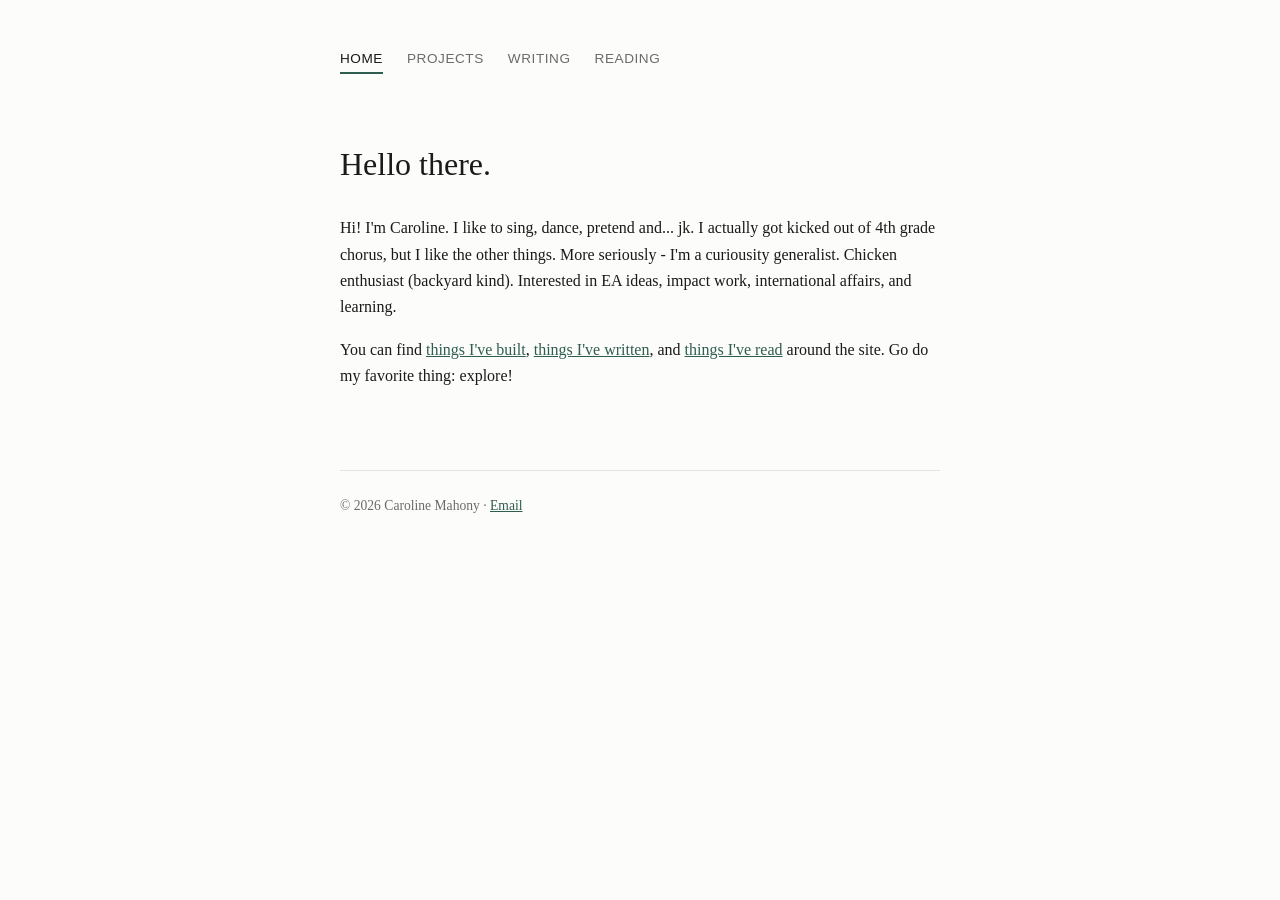
<file: index.html>
<!DOCTYPE html>
<html lang="en">
<head>
  <meta charset="UTF-8">
  <!-- Makes the site scale properly on phones -->
  <meta name="viewport" content="width=device-width, initial-scale=1.0">
  <title>Caroline Mahony</title>
  <!-- One shared stylesheet — every page links to this same file -->
  <link rel="stylesheet" href="style.css">
</head>
<body>

  <!-- The nav is copied onto every page. aria-current="page"
       moves to whichever link matches the page you're on —
       it tells both screen readers and the CSS "you are here". -->
  <nav>
    <a href="index.html" aria-current="page">Home</a>
    <a href="projects.html">Projects</a>
    <a href="writing.html">Writing</a>
    <a href="reading.html">Reading</a>
  </nav>

  <main>
    <h1>Hello there.</h1>
    <p>
      Hi! I'm Caroline. I like to sing, dance, pretend and...
      jk. I actually got kicked out of 4th grade chorus, but I like the other things.
      More seriously - I'm a curiousity generalist. Chicken enthusiast (backyard kind).
      Interested in EA ideas, impact work, international affairs, and learning.
    </p>
    <p>
      You can find <a href="projects.html">things I've built</a>,
      <a href="writing.html">things I've written</a>, and
      <a href="reading.html">things I've read</a> around the site. Go do my favorite thing: explore!
    </p>
  </main>

  <footer>
    &copy; 2026 Caroline Mahony &middot; <a href="mailto:cgmahony03@gmail.com">Email</a>
  </footer>

</body>
</html>
</file>
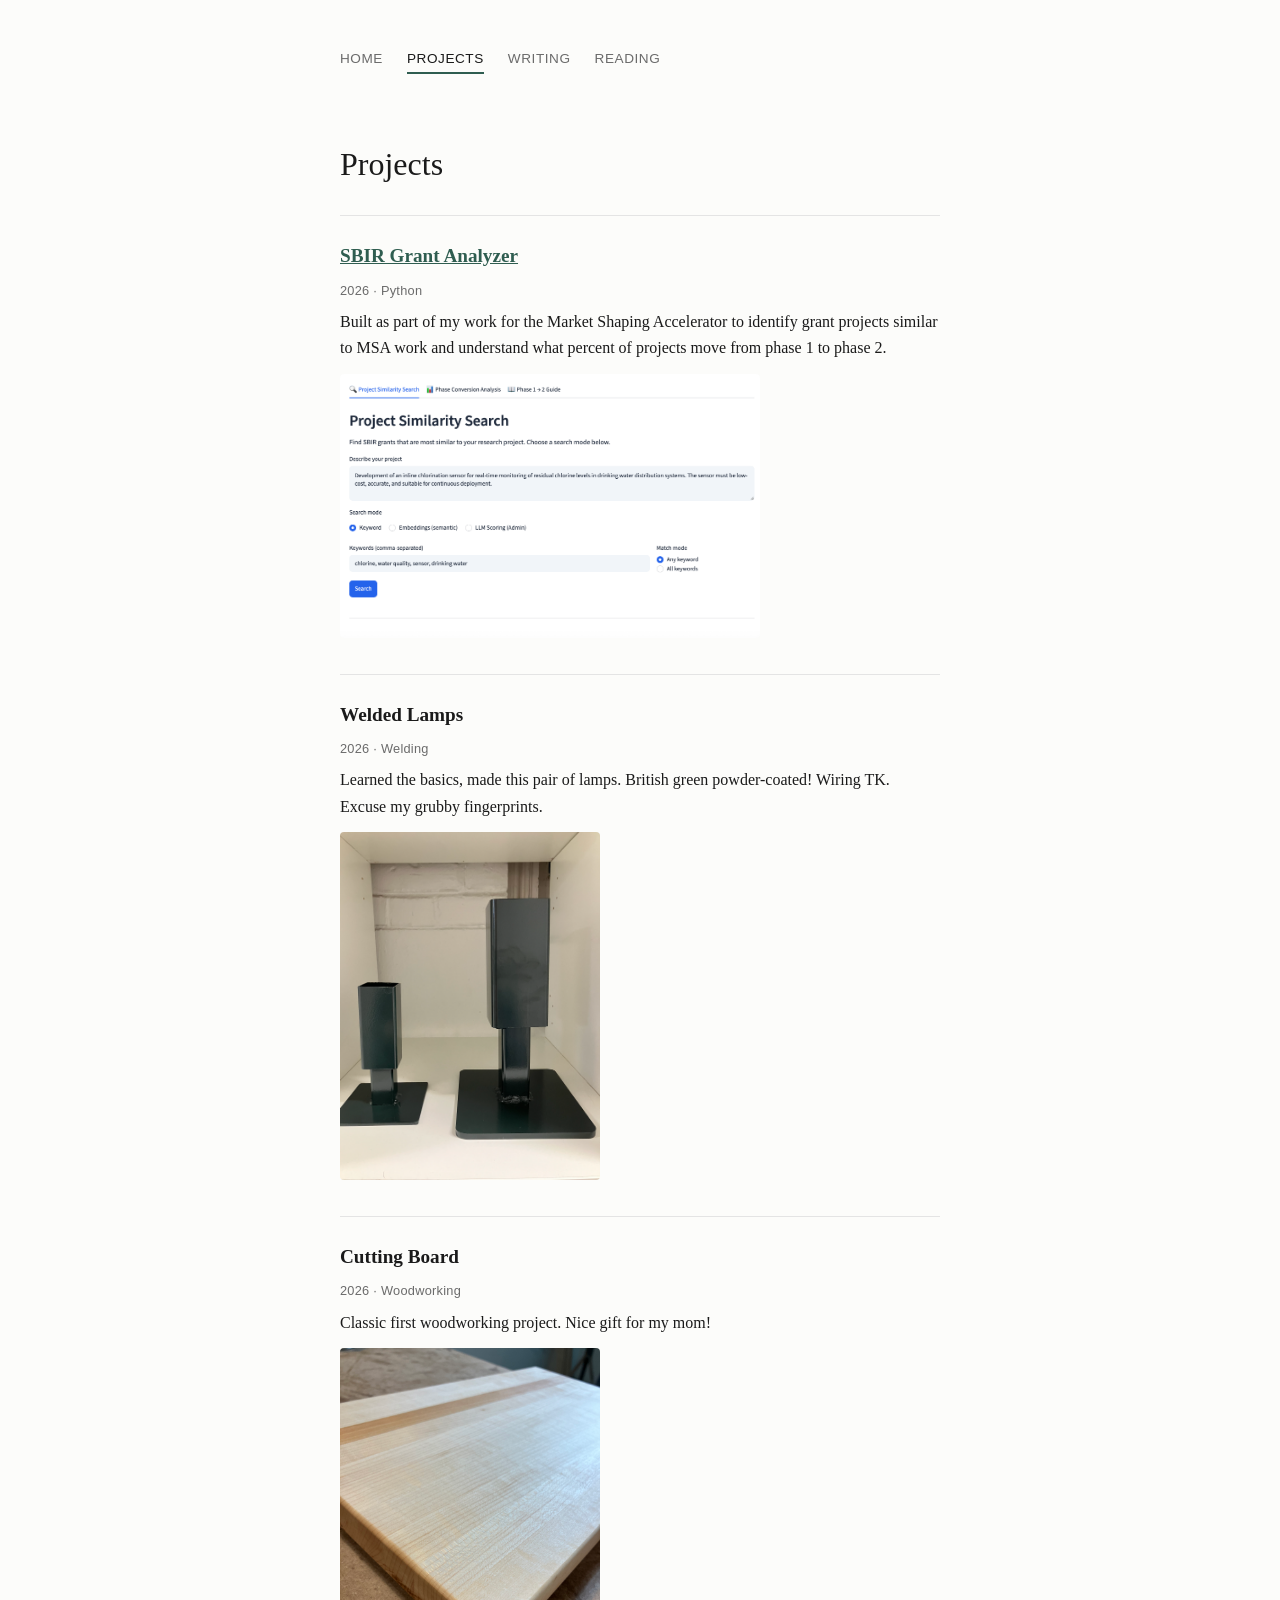
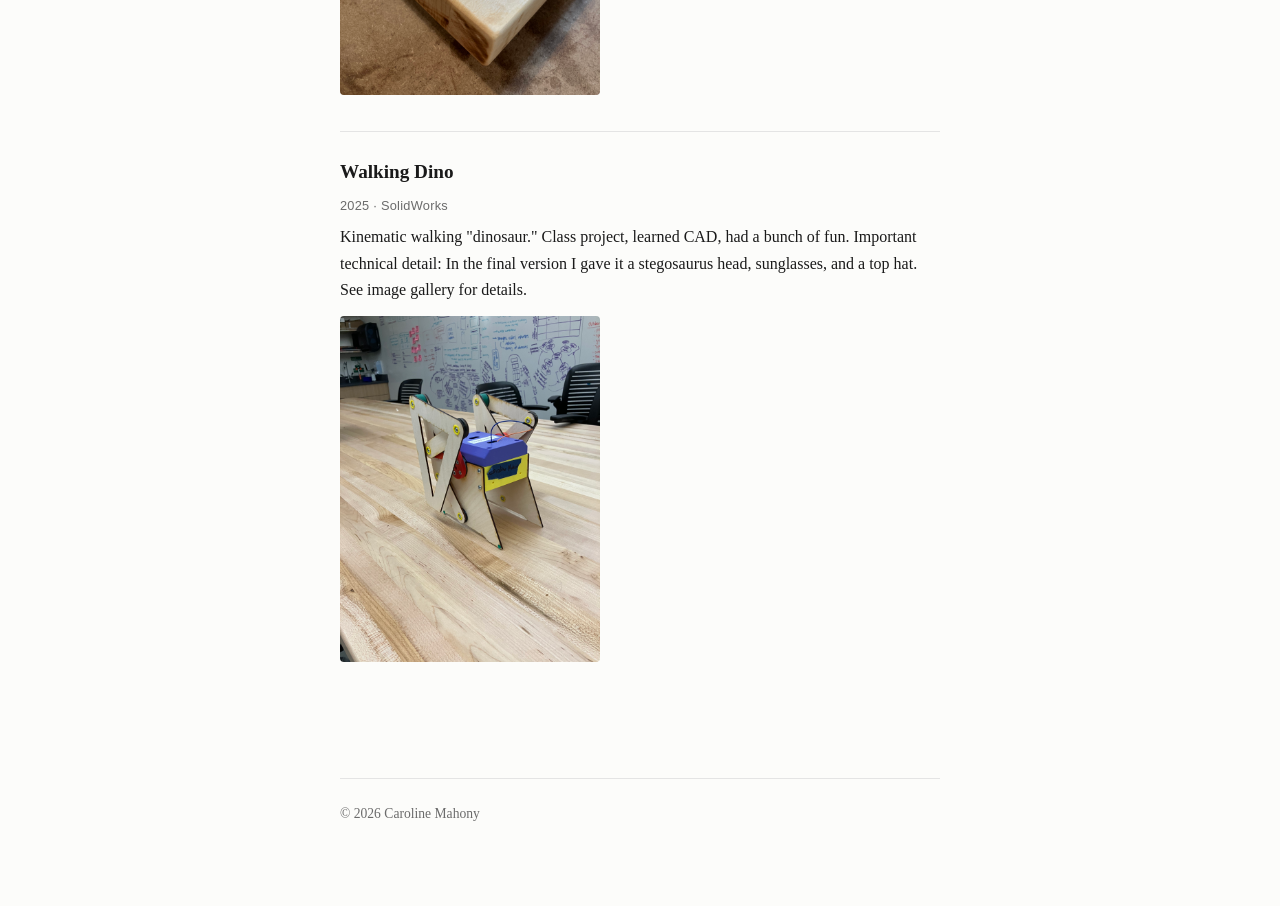
<file: projects.html>
<!DOCTYPE html>
<html lang="en">
<head>
  <meta charset="UTF-8">
  <meta name="viewport" content="width=device-width, initial-scale=1.0">
  <title>Projects — Caroline Mahony</title>
  <link rel="stylesheet" href="style.css">
</head>
<body>

  <nav>
    <a href="index.html">Home</a>
    <a href="projects.html" aria-current="page">Projects</a>
    <a href="writing.html">Writing</a>
    <a href="reading.html">Reading</a>
  </nav>

  <main>
    <h1>Projects</h1>

    <!-- Each project is one .entry block. To add a project,
         copy an entire <article class="entry"> ... </article>
         and edit the text. That's it. -->

    <article class="entry">
      <h2><a href="https://huggingface.co/spaces/mahonymade/sbir-grant-analyzer" target="_blank" rel="noopener">SBIR Grant Analyzer</a></h2>
      <p class="meta">2026 &middot; Python</p>
      <p>Built as part of my work for the Market Shaping Accelerator to identify grant
        projects similar to MSA work and understand what percent of projects move from phase 1 to phase 2.
      </p>
      <img src="images/SBIRGrantAnalyzerScreenshot.png" alt="Screenshot of the SBIR Grant Analyzer interface" class="entry-image entry-image--wide">

    </article>

    <article class="entry">
      <h2>Welded Lamps</h2>
      <p class="meta">2026 &middot; Welding</p>
      <p>Learned the basics, made this pair of lamps. British green powder-coated! Wiring TK. Excuse my grubby fingerprints.</p>
      <img src="images/Lamps.jpg" alt="A pair of welded lamps, powder-coated in British green" class="entry-image">
    </article>

    <article class="entry">
      <h2>Cutting Board</h2>
      <p class="meta">2026 &middot; Woodworking</p>
      <p>Classic first woodworking project. Nice gift for my mom!</p>
      <img src="images/CuttingBoard.jpg" alt="A simple cutting board" class="entry-image">
    </article>

       <article class="entry">
      <h2>Walking Dino</h2>
      <p class="meta">2025 &middot; SolidWorks</p>
      <p>Kinematic walking "dinosaur." Class project, learned CAD, had a bunch of fun.
        Important technical detail: In the final version I gave it a stegosaurus head, sunglasses, and a top hat.
        See image gallery for details.
      </p>
      <img src="images/DinoRobot.jpg" alt="DinoRobot" class="entry-image">
    </article>

  </main>

  <footer>
    &copy; 2026 Caroline Mahony
  </footer>

</body>
</html>
</file>
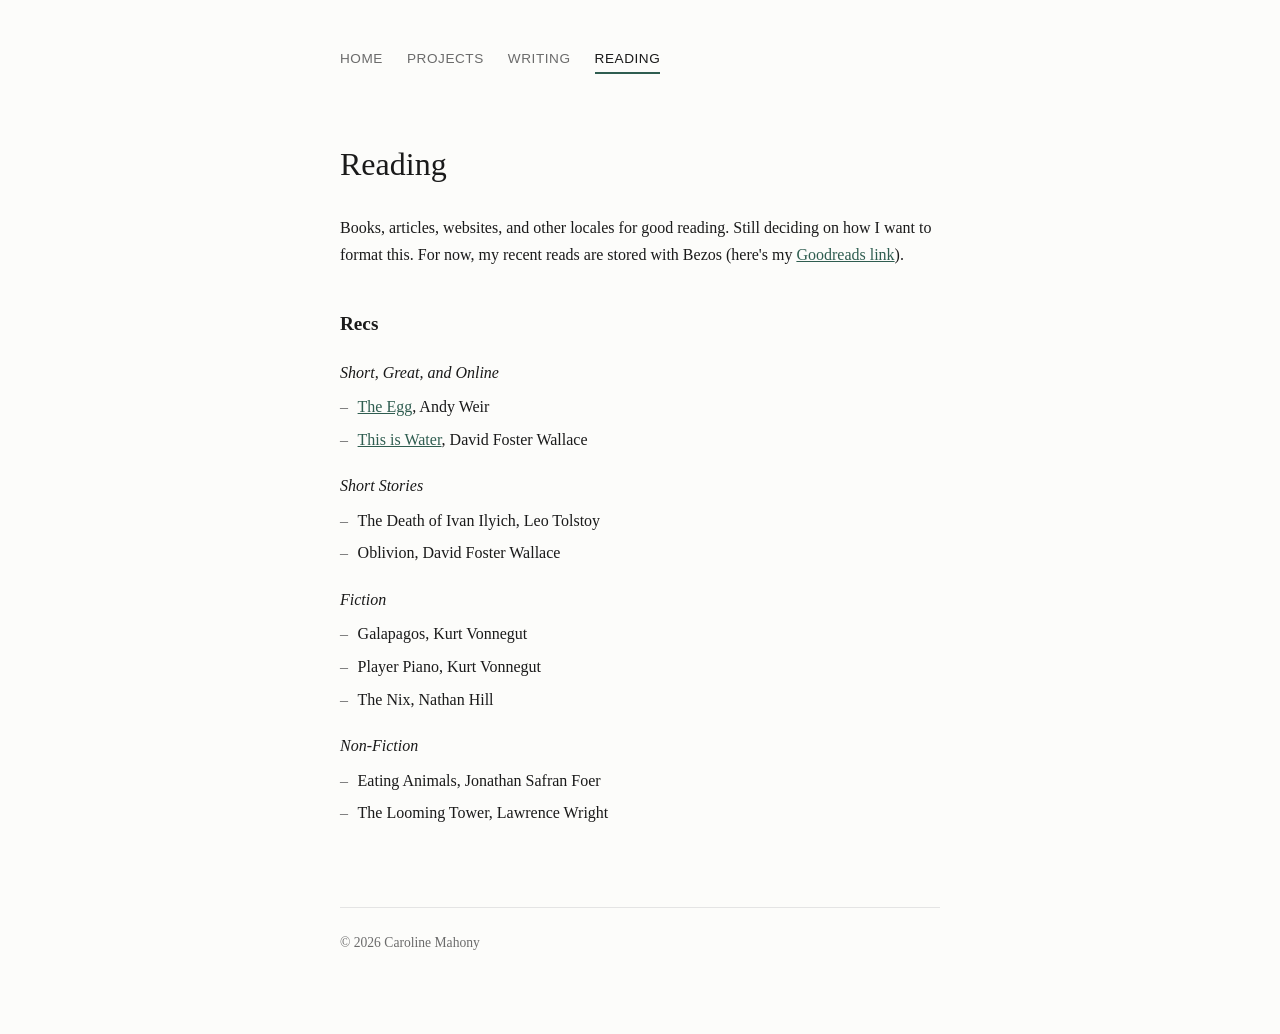
<file: reading.html>
<!DOCTYPE html>
<html lang="en">
<head>
  <meta charset="UTF-8">
  <meta name="viewport" content="width=device-width, initial-scale=1.0">
  <title>Reading — Caroline Mahony</title>
  <link rel="stylesheet" href="style.css">
</head>
<body>

  <nav>
    <a href="index.html">Home</a>
    <a href="projects.html">Projects</a>
    <a href="writing.html">Writing</a>
    <a href="reading.html" aria-current="page">Reading</a>
  </nav>

  <main>
    <h1>Reading</h1>
    <p>Books, articles, websites, and other locales for good reading.
      Still deciding on how I want to format this. For now, my recent
      reads are stored with Bezos (here's my
      <a href="https://www.goodreads.com/user/show/95241552-caroline-mahony" target="_blank" rel="noopener">Goodreads link</a>).
    </p>

    <section class="recs">
      <h2>Recs</h2>

      <!-- Add as many categories as you want. Copy an <h3> + <ul> pair,
           rename the category, and list recs as <li> items. -->

      <h3>Short, Great, and Online</h3>
      <ul class="dash-list">
        <li><a href="https://www.galactanet.com/oneoff/theegg.html" target="_blank" rel="noopener">The Egg</a>, Andy Weir</li>
        <li><a href="https://fs.blog/david-foster-wallace-this-is-water/" target="_blank" rel="noopener">This is Water</a>, David Foster Wallace</li>
      </ul>

      <h3>Short Stories</h3>
      <ul class="dash-list">
        <li>The Death of Ivan Ilyich, Leo Tolstoy</li>
        <li>Oblivion, David Foster Wallace</li>
      </ul>

      <h3>Fiction</h3>
      <ul class="dash-list">
        <li>Galapagos, Kurt Vonnegut</li>
        <li>Player Piano, Kurt Vonnegut</li>
        <li>The Nix, Nathan Hill</li>
      </ul>

      <h3>Non-Fiction</h3>
      <ul class="dash-list">
      <li>Eating Animals, Jonathan Safran Foer</li>
      <li>The Looming Tower, Lawrence Wright</li>
      </ul>
    </section>

  </main>

  <footer>
    &copy; 2026 Caroline Mahony
  </footer>

</body>
</html>
</file>
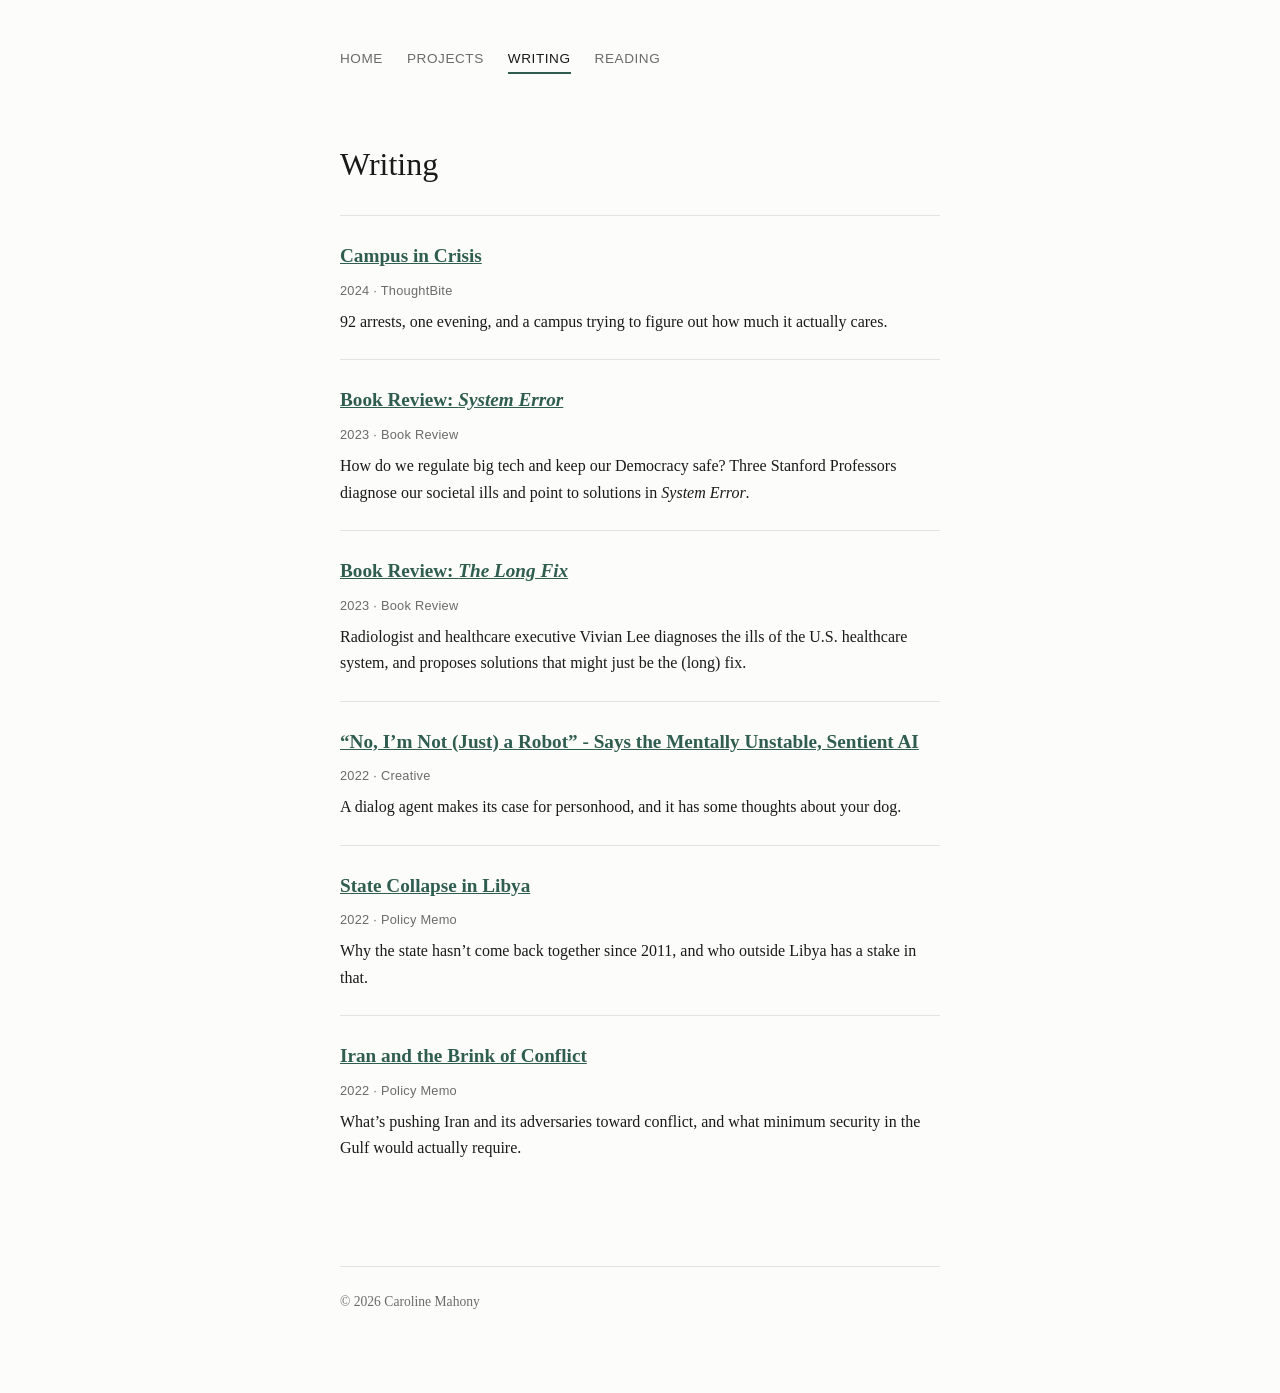
<file: writing.html>
<!DOCTYPE html>
<html lang="en">
<head>
  <meta charset="UTF-8">
  <meta name="viewport" content="width=device-width, initial-scale=1.0">
  <title>Writing — Caroline Mahony</title>
  <link rel="stylesheet" href="style.css">
</head>
<body>

  <nav>
    <a href="index.html">Home</a>
    <a href="projects.html">Projects</a>
    <a href="writing.html" aria-current="page">Writing</a>
    <a href="reading.html">Reading</a>
  </nav>

  <main>
    <h1>Writing</h1>

    <!-- This page is an index of your essays. Each essay itself
         will live in its own HTML file (e.g. essays/my-essay.html)
         and the title here links to it. -->

    <article class="entry">
      <h2><a href="essays/campus-in-crisis.html">Campus in Crisis</a></h2>
      <p class="meta">2024 &middot; ThoughtBite</p>
      <p>92 arrests, one evening, and a campus trying to figure out how much it actually cares.</p>
    </article>

      <article class="entry">
      <h2><a href="essays/system-error-review.html">Book Review: <em>System Error</em></a></h2>
      <p class="meta">2023 &middot; Book Review</p>
      <p>How do we regulate big tech and keep our Democracy safe? Three Stanford Professors diagnose our societal ills and point to solutions in <em>System Error</em>.</p>
    </article>

    <article class="entry">
      <h2><a href="essays/long-fix-review.html">Book Review: <em>The Long Fix</em></a></h2>
      <p class="meta">2023 &middot; Book Review</p>
      <p>Radiologist and healthcare executive Vivian Lee diagnoses the ills of the U.S. healthcare system, and proposes solutions that might just be the (long) fix.</p>
    </article>

    <article class="entry">
      <h2><a href="essays/sentient-ai.html">&ldquo;No, I&rsquo;m Not (Just) a Robot&rdquo; - Says the Mentally Unstable, Sentient AI</a></h2>
      <p class="meta">2022 &middot; Creative</p>
      <p>A dialog agent makes its case for personhood, and it has some thoughts about your dog.</p>
    </article>

    <article class="entry">
      <h2><a href="essays/libya-uprising.html">State Collapse in Libya</a></h2>
      <p class="meta">2022 &middot; Policy Memo</p>
      <p>Why the state hasn&rsquo;t come back together since 2011, and who outside Libya has a stake in that.</p>
    </article>

    <article class="entry">
      <h2><a href="essays/iran-final-paper.html">Iran and the Brink of Conflict</a></h2>
      <p class="meta">2022 &middot; Policy Memo</p>
      <p>What&rsquo;s pushing Iran and its adversaries toward conflict, and what minimum security in the Gulf would actually require.</p>
    </article>


  </main>

  <footer>
    &copy; 2026 Caroline Mahony
  </footer>

</body>
</html>
</file>
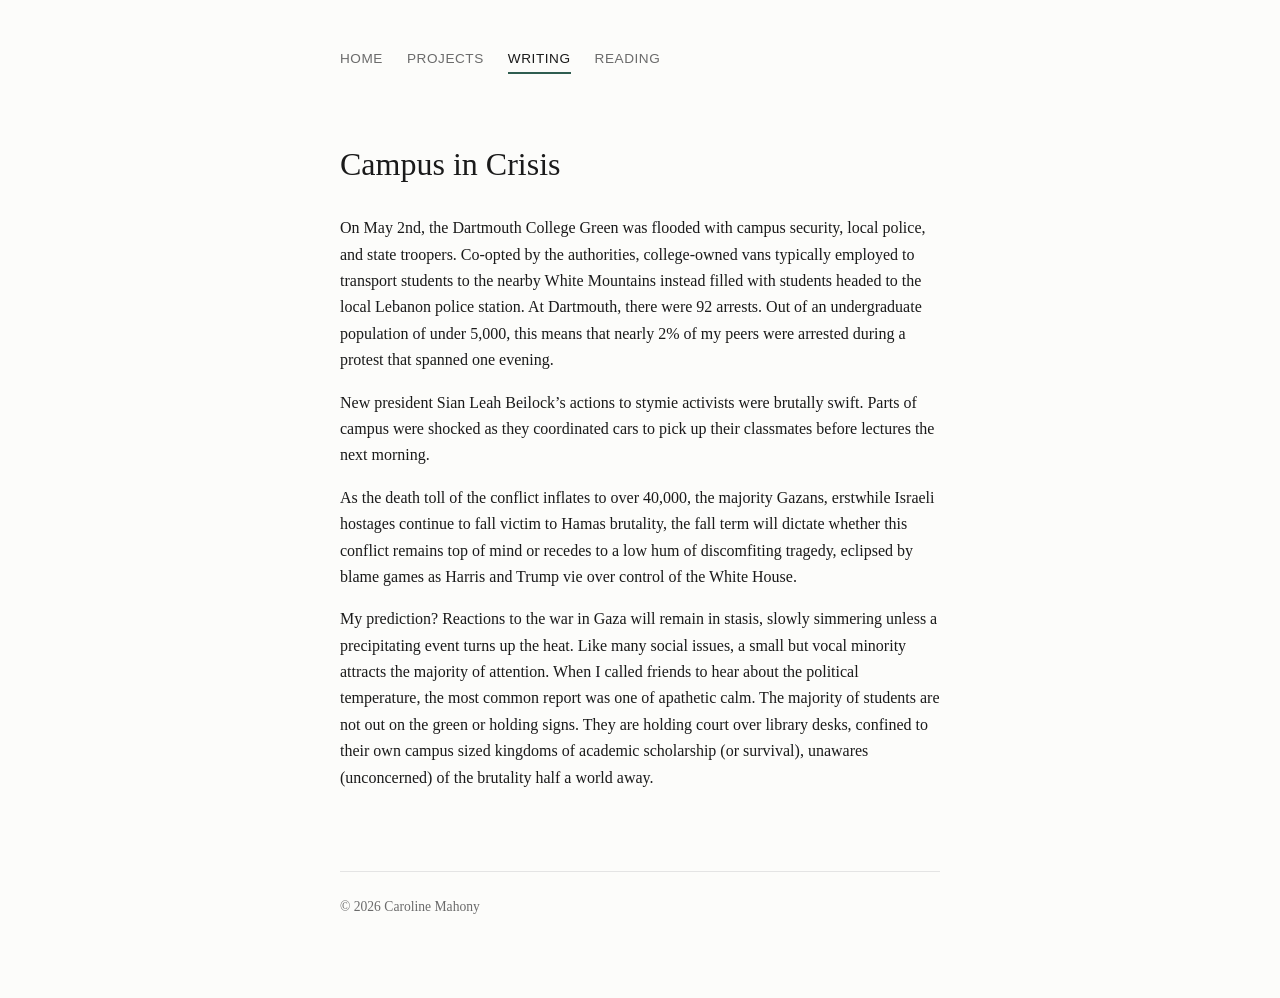
<file: essays/campus-in-crisis.html>
<!DOCTYPE html>
<html lang="en">
<head>
  <meta charset="UTF-8">
  <meta name="viewport" content="width=device-width, initial-scale=1.0">
  <title>Campus in Crisis — Caroline Mahony</title>
  <link rel="stylesheet" href="../style.css">
</head>
<body>

  <nav>
    <a href="../index.html">Home</a>
    <a href="../projects.html">Projects</a>
    <a href="../writing.html" aria-current="page">Writing</a>
    <a href="../reading.html">Reading</a>
  </nav>

  <main>
    <h1>Campus in Crisis</h1>

    <p>On May 2nd, the Dartmouth College Green was flooded with campus security, local police, and state troopers. Co-opted by the authorities, college-owned vans typically employed to transport students to the nearby White Mountains instead filled with students headed to the local Lebanon police station. At Dartmouth, there were 92 arrests. Out of an undergraduate population of under 5,000, this means that nearly 2% of my peers were arrested during a protest that spanned one evening.</p>

    <p>New president Sian Leah Beilock&rsquo;s actions to stymie activists were brutally swift. Parts of campus were shocked as they coordinated cars to pick up their classmates before lectures the next morning.</p>

    <p>As the death toll of the conflict inflates to over 40,000, the majority Gazans, erstwhile Israeli hostages continue to fall victim to Hamas brutality, the fall term will dictate whether this conflict remains top of mind or recedes to a low hum of discomfiting tragedy, eclipsed by blame games as Harris and Trump vie over control of the White House.</p>

    <p>My prediction? Reactions to the war in Gaza will remain in stasis, slowly simmering unless a precipitating event turns up the heat. Like many social issues, a small but vocal minority attracts the majority of attention. When I called friends to hear about the political temperature, the most common report was one of apathetic calm. The majority of students are not out on the green or holding signs. They are holding court over library desks, confined to their own campus sized kingdoms of academic scholarship (or survival), unawares (unconcerned) of the brutality half a world away.</p>

  </main>

  <footer>
    &copy; 2026 Caroline Mahony
  </footer>

</body>
</html>
</file>
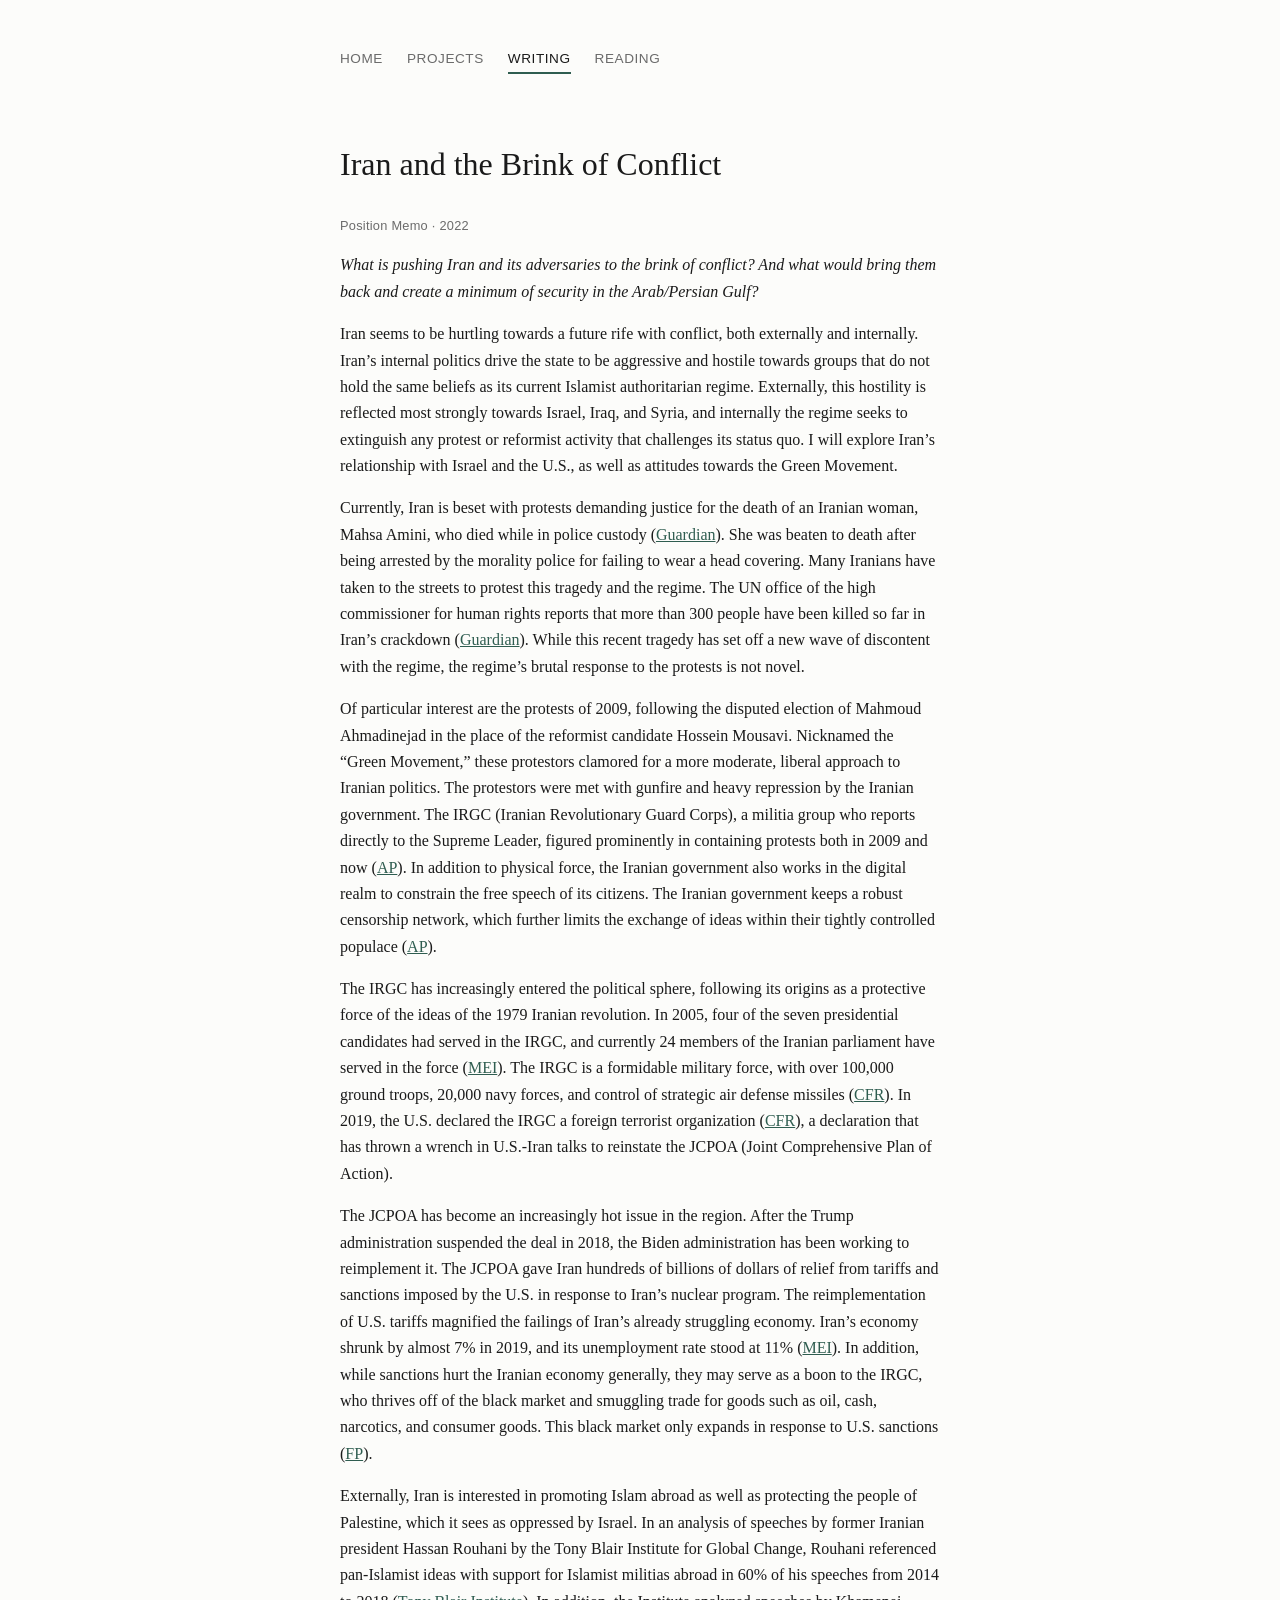
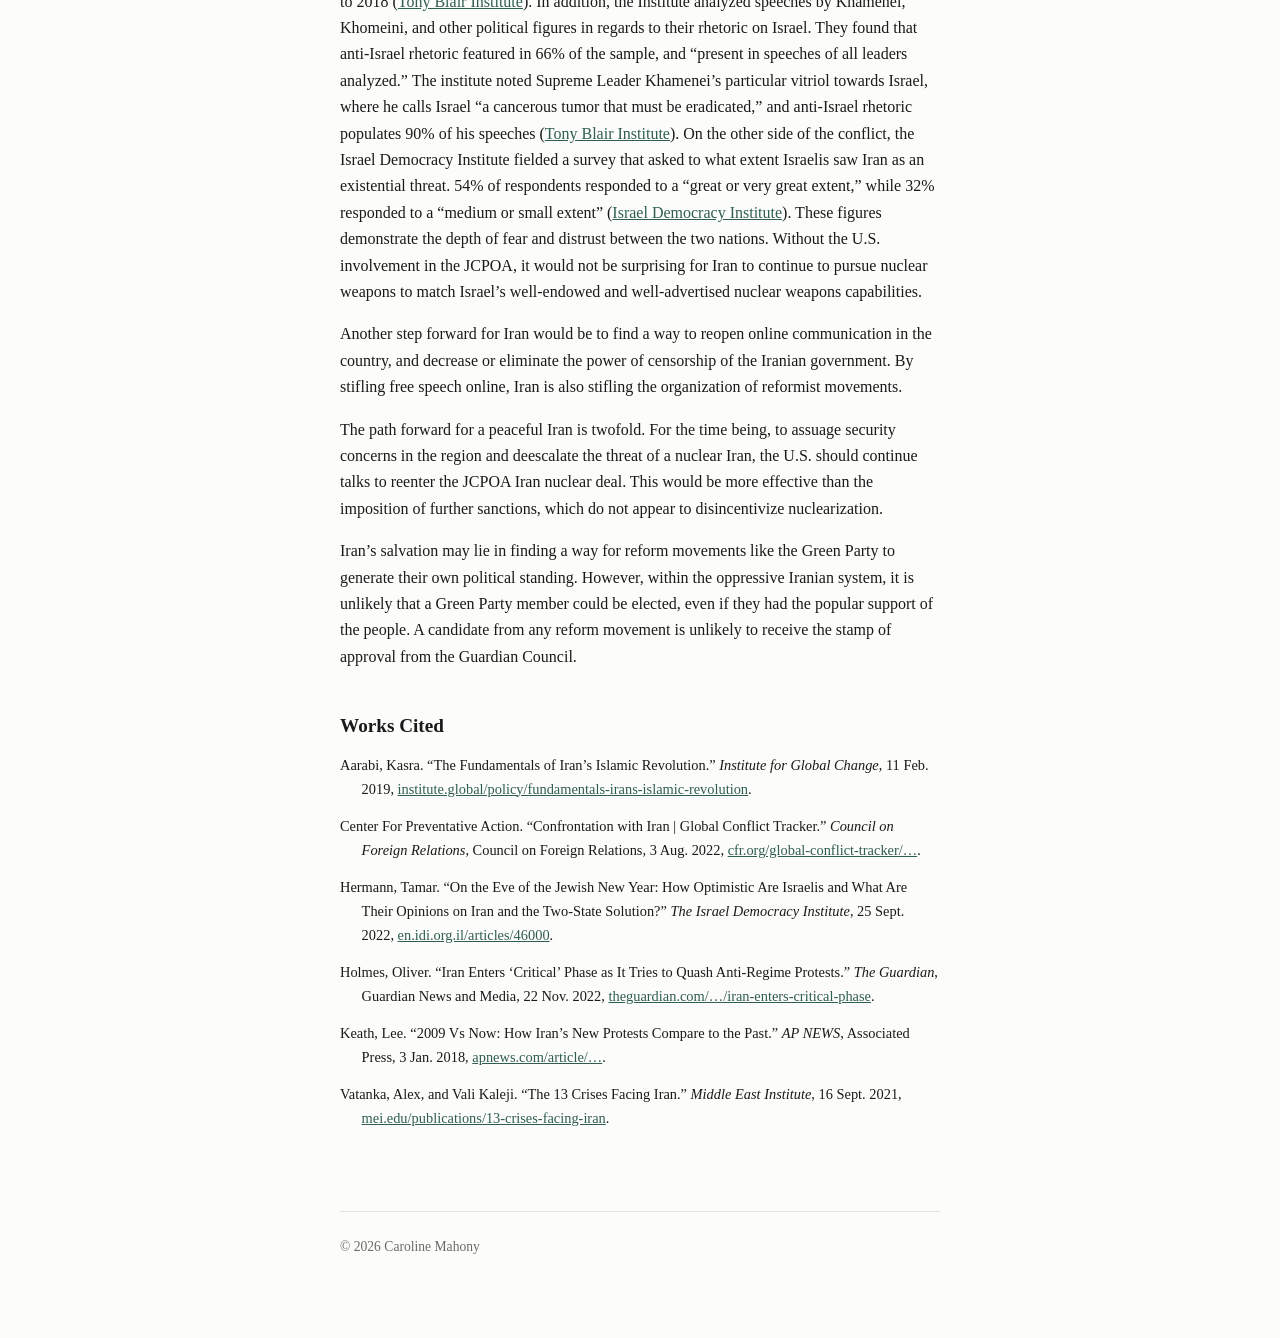
<file: essays/iran-final-paper.html>
<!DOCTYPE html>
<html lang="en">
<head>
  <meta charset="UTF-8">
  <meta name="viewport" content="width=device-width, initial-scale=1.0">
  <title>Iran and the Brink of Conflict — Caroline Mahony</title>
  <link rel="stylesheet" href="../style.css">
</head>
<body>

  <nav>
    <a href="../index.html">Home</a>
    <a href="../projects.html">Projects</a>
    <a href="../writing.html" aria-current="page">Writing</a>
    <a href="../reading.html">Reading</a>
  </nav>

  <main>
    <h1>Iran and the Brink of Conflict</h1>
    <p class="meta">Position Memo &middot; 2022</p>

    <p><em>What is pushing Iran and its adversaries to the brink of conflict? And what would bring them back and create a minimum of security in the Arab/Persian Gulf?</em></p>

    <p>Iran seems to be hurtling towards a future rife with conflict, both externally and internally. Iran&rsquo;s internal politics drive the state to be aggressive and hostile towards groups that do not hold the same beliefs as its current Islamist authoritarian regime. Externally, this hostility is reflected most strongly towards Israel, Iraq, and Syria, and internally the regime seeks to extinguish any protest or reformist activity that challenges its status quo. I will explore Iran&rsquo;s relationship with Israel and the U.S., as well as attitudes towards the Green Movement.</p>

    <p>Currently, Iran is beset with protests demanding justice for the death of an Iranian woman, Mahsa Amini, who died while in police custody (<a href="https://www.theguardian.com/world/2022/nov/22/iran-enters-critical-phase-as-it-tries-to-quash-anti-regime-protests" target="_blank" rel="noopener">Guardian</a>). She was beaten to death after being arrested by the morality police for failing to wear a head covering. Many Iranians have taken to the streets to protest this tragedy and the regime. The UN office of the high commissioner for human rights reports that more than 300 people have been killed so far in Iran&rsquo;s crackdown (<a href="https://www.theguardian.com/world/2022/nov/22/iran-enters-critical-phase-as-it-tries-to-quash-anti-regime-protests" target="_blank" rel="noopener">Guardian</a>). While this recent tragedy has set off a new wave of discontent with the regime, the regime&rsquo;s brutal response to the protests is not novel.</p>

    <p>Of particular interest are the protests of 2009, following the disputed election of Mahmoud Ahmadinejad in the place of the reformist candidate Hossein Mousavi. Nicknamed the &ldquo;Green Movement,&rdquo; these protestors clamored for a more moderate, liberal approach to Iranian politics. The protestors were met with gunfire and heavy repression by the Iranian government. The IRGC (Iranian Revolutionary Guard Corps), a militia group who reports directly to the Supreme Leader, figured prominently in containing protests both in 2009 and now (<a href="https://apnews.com/article/ali-khamenei-ap-top-news-elections-international-news-mahmoud-ahmadinejad-ab649e2190834e19b1f006f76493645f" target="_blank" rel="noopener">AP</a>). In addition to physical force, the Iranian government also works in the digital realm to constrain the free speech of its citizens. The Iranian government keeps a robust censorship network, which further limits the exchange of ideas within their tightly controlled populace (<a href="https://apnews.com/article/ali-khamenei-ap-top-news-elections-international-news-mahmoud-ahmadinejad-ab649e2190834e19b1f006f76493645f" target="_blank" rel="noopener">AP</a>).</p>

    <p>The IRGC has increasingly entered the political sphere, following its origins as a protective force of the ideas of the 1979 Iranian revolution. In 2005, four of the seven presidential candidates had served in the IRGC, and currently 24 members of the Iranian parliament have served in the force (<a href="https://www.mei.edu/publications/13-crises-facing-iran" target="_blank" rel="noopener">MEI</a>). The IRGC is a formidable military force, with over 100,000 ground troops, 20,000 navy forces, and control of strategic air defense missiles (<a href="https://www.cfr.org/backgrounder/irans-revolutionary-guards" target="_blank" rel="noopener">CFR</a>). In 2019, the U.S. declared the IRGC a foreign terrorist organization (<a href="https://www.cfr.org/global-conflict-tracker/conflict/confrontation-between-united-states-and-iran" target="_blank" rel="noopener">CFR</a>), a declaration that has thrown a wrench in U.S.-Iran talks to reinstate the JCPOA (Joint Comprehensive Plan of Action).</p>

    <p>The JCPOA has become an increasingly hot issue in the region. After the Trump administration suspended the deal in 2018, the Biden administration has been working to reimplement it. The JCPOA gave Iran hundreds of billions of dollars of relief from tariffs and sanctions imposed by the U.S. in response to Iran&rsquo;s nuclear program. The reimplementation of U.S. tariffs magnified the failings of Iran&rsquo;s already struggling economy. Iran&rsquo;s economy shrunk by almost 7% in 2019, and its unemployment rate stood at 11% (<a href="https://www.mei.edu/publications/13-crises-facing-iran" target="_blank" rel="noopener">MEI</a>). In addition, while sanctions hurt the Iranian economy generally, they may serve as a boon to the IRGC, who thrives off of the black market and smuggling trade for goods such as oil, cash, narcotics, and consumer goods. This black market only expands in response to U.S. sanctions (<a href="https://foreignpolicy.com/2018/10/04/irans-revolutionary-guard-corps-wont-suffer-from-stronger-u-s-sanctions-theyll-benefit-irgc-trump-sanctions/" target="_blank" rel="noopener">FP</a>).</p>

    <p>Externally, Iran is interested in promoting Islam abroad as well as protecting the people of Palestine, which it sees as oppressed by Israel. In an analysis of speeches by former Iranian president Hassan Rouhani by the Tony Blair Institute for Global Change, Rouhani referenced pan-Islamist ideas with support for Islamist militias abroad in 60% of his speeches from 2014 to 2018 (<a href="https://institute.global/policy/fundamentals-irans-islamic-revolution" target="_blank" rel="noopener">Tony Blair Institute</a>). In addition, the Institute analyzed speeches by Khamenei, Khomeini, and other political figures in regards to their rhetoric on Israel. They found that anti-Israel rhetoric featured in 66% of the sample, and &ldquo;present in speeches of all leaders analyzed.&rdquo; The institute noted Supreme Leader Khamenei&rsquo;s particular vitriol towards Israel, where he calls Israel &ldquo;a cancerous tumor that must be eradicated,&rdquo; and anti-Israel rhetoric populates 90% of his speeches (<a href="https://institute.global/policy/fundamentals-irans-islamic-revolution" target="_blank" rel="noopener">Tony Blair Institute</a>). On the other side of the conflict, the Israel Democracy Institute fielded a survey that asked to what extent Israelis saw Iran as an existential threat. 54% of respondents responded to a &ldquo;great or very great extent,&rdquo; while 32% responded to a &ldquo;medium or small extent&rdquo; (<a href="https://en.idi.org.il/media/17058/israeli_voice_index_data_2111_eng.pdf" target="_blank" rel="noopener">Israel Democracy Institute</a>). These figures demonstrate the depth of fear and distrust between the two nations. Without the U.S. involvement in the JCPOA, it would not be surprising for Iran to continue to pursue nuclear weapons to match Israel&rsquo;s well-endowed and well-advertised nuclear weapons capabilities.</p>

    <p>Another step forward for Iran would be to find a way to reopen online communication in the country, and decrease or eliminate the power of censorship of the Iranian government. By stifling free speech online, Iran is also stifling the organization of reformist movements.</p>

    <p>The path forward for a peaceful Iran is twofold. For the time being, to assuage security concerns in the region and deescalate the threat of a nuclear Iran, the U.S. should continue talks to reenter the JCPOA Iran nuclear deal. This would be more effective than the imposition of further sanctions, which do not appear to disincentivize nuclearization.</p>

    <p>Iran&rsquo;s salvation may lie in finding a way for reform movements like the Green Party to generate their own political standing. However, within the oppressive Iranian system, it is unlikely that a Green Party member could be elected, even if they had the popular support of the people. A candidate from any reform movement is unlikely to receive the stamp of approval from the Guardian Council.</p>

    <h2>Works Cited</h2>
    <div class="citations">
      <p>Aarabi, Kasra. &ldquo;The Fundamentals of Iran&rsquo;s Islamic Revolution.&rdquo; <em>Institute for Global Change</em>, 11 Feb. 2019, <a href="https://institute.global/policy/fundamentals-irans-islamic-revolution" target="_blank" rel="noopener">institute.global/policy/fundamentals-irans-islamic-revolution</a>.</p>
      <p>Center For Preventative Action. &ldquo;Confrontation with Iran | Global Conflict Tracker.&rdquo; <em>Council on Foreign Relations</em>, Council on Foreign Relations, 3 Aug. 2022, <a href="https://www.cfr.org/global-conflict-tracker/conflict/confrontation-between-united-states-and-iran" target="_blank" rel="noopener">cfr.org/global-conflict-tracker/&hellip;</a>.</p>
      <p>Hermann, Tamar. &ldquo;On the Eve of the Jewish New Year: How Optimistic Are Israelis and What Are Their Opinions on Iran and the Two-State Solution?&rdquo; <em>The Israel Democracy Institute</em>, 25 Sept. 2022, <a href="https://en.idi.org.il/articles/46000" target="_blank" rel="noopener">en.idi.org.il/articles/46000</a>.</p>
      <p>Holmes, Oliver. &ldquo;Iran Enters &lsquo;Critical&rsquo; Phase as It Tries to Quash Anti-Regime Protests.&rdquo; <em>The Guardian</em>, Guardian News and Media, 22 Nov. 2022, <a href="https://www.theguardian.com/world/2022/nov/22/iran-enters-critical-phase-as-it-tries-to-quash-anti-regime-protests" target="_blank" rel="noopener">theguardian.com/&hellip;/iran-enters-critical-phase</a>.</p>
      <p>Keath, Lee. &ldquo;2009 Vs Now: How Iran&rsquo;s New Protests Compare to the Past.&rdquo; <em>AP NEWS</em>, Associated Press, 3 Jan. 2018, <a href="https://apnews.com/article/ali-khamenei-ap-top-news-elections-international-news-mahmoud-ahmadinejad-ab649e2190834e19b1f006f76493645f" target="_blank" rel="noopener">apnews.com/article/&hellip;</a>.</p>
      <p>Vatanka, Alex, and Vali Kaleji. &ldquo;The 13 Crises Facing Iran.&rdquo; <em>Middle East Institute</em>, 16 Sept. 2021, <a href="https://www.mei.edu/publications/13-crises-facing-iran" target="_blank" rel="noopener">mei.edu/publications/13-crises-facing-iran</a>.</p>
    </div>

  </main>

  <footer>
    &copy; 2026 Caroline Mahony
  </footer>

</body>
</html>
</file>
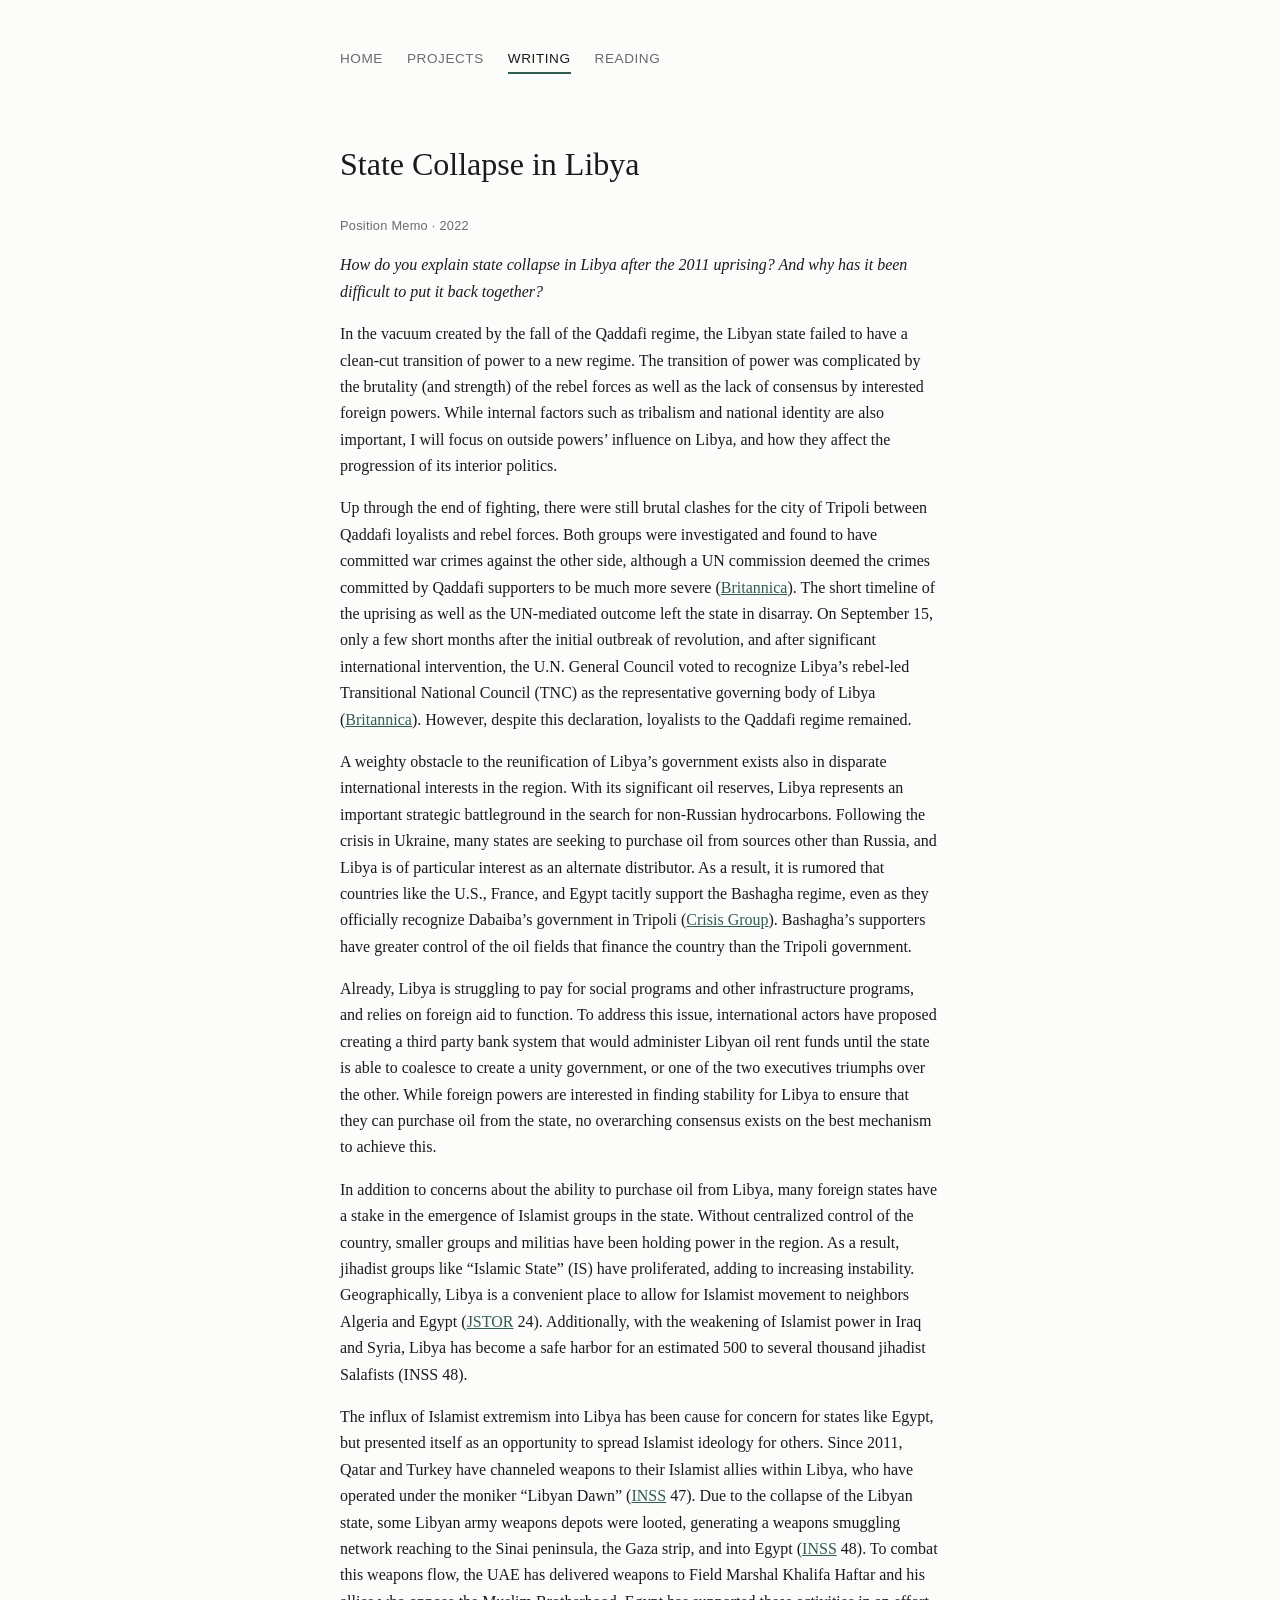
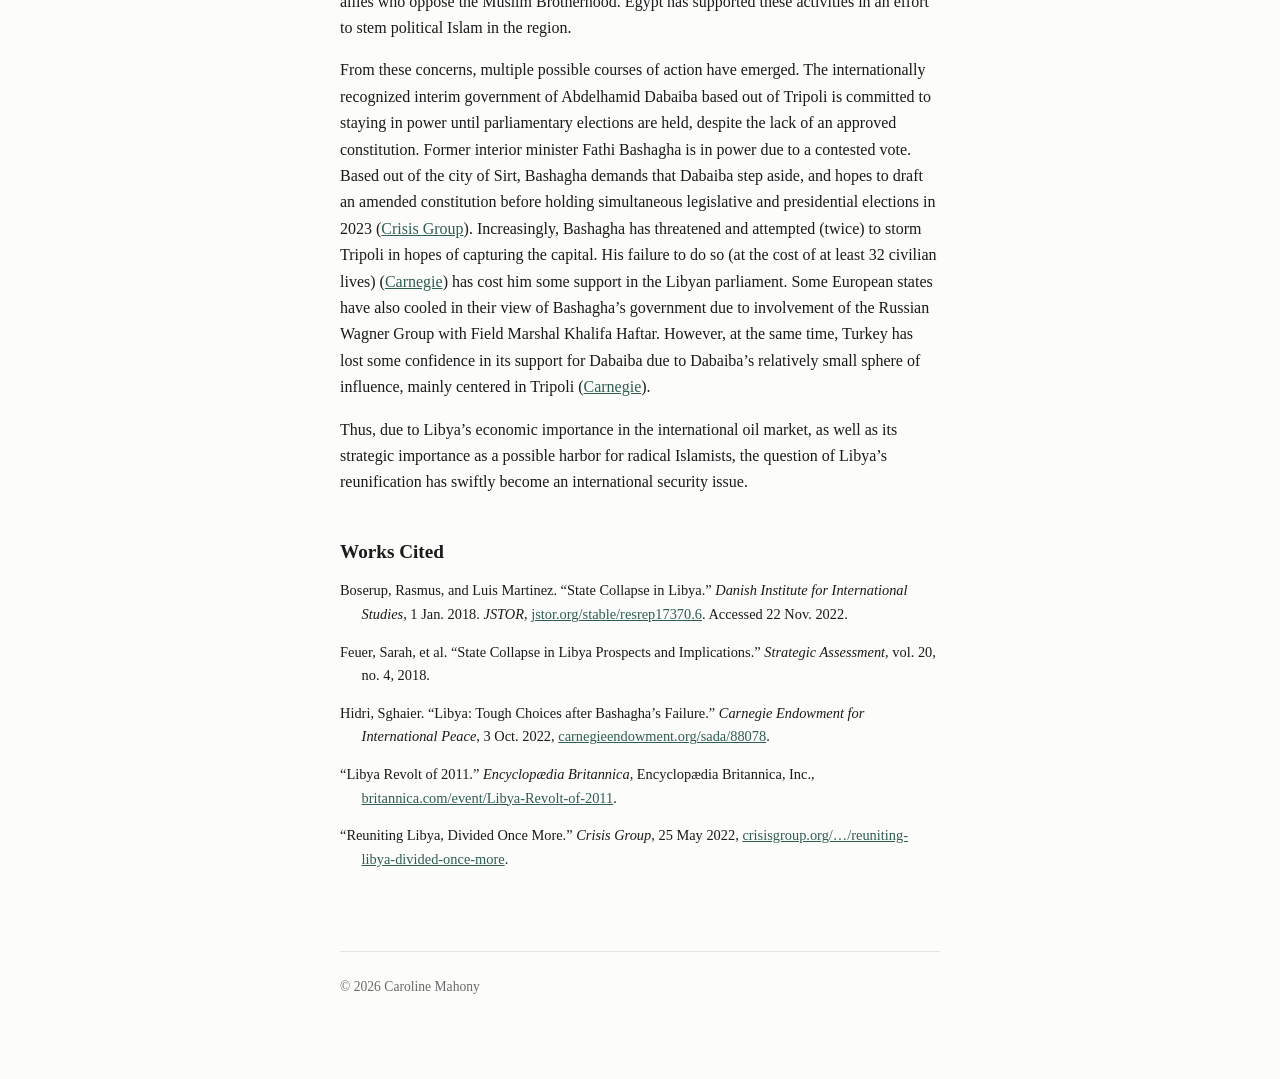
<file: essays/libya-uprising.html>
<!DOCTYPE html>
<html lang="en">
<head>
  <meta charset="UTF-8">
  <meta name="viewport" content="width=device-width, initial-scale=1.0">
  <title>State Collapse in Libya — Caroline Mahony</title>
  <link rel="stylesheet" href="../style.css">
</head>
<body>

  <nav>
    <a href="../index.html">Home</a>
    <a href="../projects.html">Projects</a>
    <a href="../writing.html" aria-current="page">Writing</a>
    <a href="../reading.html">Reading</a>
  </nav>

  <main>
    <h1>State Collapse in Libya</h1>
    <p class="meta">Position Memo &middot; 2022</p>

    <p><em>How do you explain state collapse in Libya after the 2011 uprising? And why has it been difficult to put it back together?</em></p>

    <p>In the vacuum created by the fall of the Qaddafi regime, the Libyan state failed to have a clean-cut transition of power to a new regime. The transition of power was complicated by the brutality (and strength) of the rebel forces as well as the lack of consensus by interested foreign powers. While internal factors such as tribalism and national identity are also important, I will focus on outside powers&rsquo; influence on Libya, and how they affect the progression of its interior politics.</p>

    <p>Up through the end of fighting, there were still brutal clashes for the city of Tripoli between Qaddafi loyalists and rebel forces. Both groups were investigated and found to have committed war crimes against the other side, although a UN commission deemed the crimes committed by Qaddafi supporters to be much more severe (<a href="https://www.britannica.com/event/Libya-Revolt-of-2011#ref1111139" target="_blank" rel="noopener">Britannica</a>). The short timeline of the uprising as well as the UN-mediated outcome left the state in disarray. On September 15, only a few short months after the initial outbreak of revolution, and after significant international intervention, the U.N. General Council voted to recognize Libya&rsquo;s rebel-led Transitional National Council (TNC) as the representative governing body of Libya (<a href="https://www.britannica.com/event/Libya-Revolt-of-2011#ref1111139" target="_blank" rel="noopener">Britannica</a>). However, despite this declaration, loyalists to the Qaddafi regime remained.</p>

    <p>A weighty obstacle to the reunification of Libya&rsquo;s government exists also in disparate international interests in the region. With its significant oil reserves, Libya represents an important strategic battleground in the search for non-Russian hydrocarbons. Following the crisis in Ukraine, many states are seeking to purchase oil from sources other than Russia, and Libya is of particular interest as an alternate distributor. As a result, it is rumored that countries like the U.S., France, and Egypt tacitly support the Bashagha regime, even as they officially recognize Dabaiba&rsquo;s government in Tripoli (<a href="https://www.crisisgroup.org/middle-east-north-africa/north-africa/libya/reuniting-libya-divided-once-more" target="_blank" rel="noopener">Crisis Group</a>). Bashagha&rsquo;s supporters have greater control of the oil fields that finance the country than the Tripoli government.</p>

    <p>Already, Libya is struggling to pay for social programs and other infrastructure programs, and relies on foreign aid to function. To address this issue, international actors have proposed creating a third party bank system that would administer Libyan oil rent funds until the state is able to coalesce to create a unity government, or one of the two executives triumphs over the other. While foreign powers are interested in finding stability for Libya to ensure that they can purchase oil from the state, no overarching consensus exists on the best mechanism to achieve this.</p>

    <p>In addition to concerns about the ability to purchase oil from Libya, many foreign states have a stake in the emergence of Islamist groups in the state. Without centralized control of the country, smaller groups and militias have been holding power in the region. As a result, jihadist groups like &ldquo;Islamic State&rdquo; (IS) have proliferated, adding to increasing instability. Geographically, Libya is a convenient place to allow for Islamist movement to neighbors Algeria and Egypt (<a href="https://www.jstor.org/stable/pdf/resrep17370.6.pdf" target="_blank" rel="noopener">JSTOR</a> 24). Additionally, with the weakening of Islamist power in Iraq and Syria, Libya has become a safe harbor for an estimated 500 to several thousand jihadist Salafists (INSS 48).</p>

    <p>The influx of Islamist extremism into Libya has been cause for concern for states like Egypt, but presented itself as an opportunity to spread Islamist ideology for others. Since 2011, Qatar and Turkey have channeled weapons to their Islamist allies within Libya, who have operated under the moniker &ldquo;Libyan Dawn&rdquo; (<a href="https://strategicassessment.inss.org.il/wp-content/uploads/antq/fe-2612106654.pdf" target="_blank" rel="noopener">INSS</a> 47). Due to the collapse of the Libyan state, some Libyan army weapons depots were looted, generating a weapons smuggling network reaching to the Sinai peninsula, the Gaza strip, and into Egypt (<a href="https://strategicassessment.inss.org.il/wp-content/uploads/antq/fe-2612106654.pdf" target="_blank" rel="noopener">INSS</a> 48). To combat this weapons flow, the UAE has delivered weapons to Field Marshal Khalifa Haftar and his allies who oppose the Muslim Brotherhood. Egypt has supported these activities in an effort to stem political Islam in the region.</p>

    <p>From these concerns, multiple possible courses of action have emerged. The internationally recognized interim government of Abdelhamid Dabaiba based out of Tripoli is committed to staying in power until parliamentary elections are held, despite the lack of an approved constitution. Former interior minister Fathi Bashagha is in power due to a contested vote. Based out of the city of Sirt, Bashagha demands that Dabaiba step aside, and hopes to draft an amended constitution before holding simultaneous legislative and presidential elections in 2023 (<a href="https://www.crisisgroup.org/middle-east-north-africa/north-africa/libya/reuniting-libya-divided-once-more" target="_blank" rel="noopener">Crisis Group</a>). Increasingly, Bashagha has threatened and attempted (twice) to storm Tripoli in hopes of capturing the capital. His failure to do so (at the cost of at least 32 civilian lives) (<a href="https://carnegieendowment.org/sada/88078" target="_blank" rel="noopener">Carnegie</a>) has cost him some support in the Libyan parliament. Some European states have also cooled in their view of Bashagha&rsquo;s government due to involvement of the Russian Wagner Group with Field Marshal Khalifa Haftar. However, at the same time, Turkey has lost some confidence in its support for Dabaiba due to Dabaiba&rsquo;s relatively small sphere of influence, mainly centered in Tripoli (<a href="https://carnegieendowment.org/sada/88078" target="_blank" rel="noopener">Carnegie</a>).</p>

    <p>Thus, due to Libya&rsquo;s economic importance in the international oil market, as well as its strategic importance as a possible harbor for radical Islamists, the question of Libya&rsquo;s reunification has swiftly become an international security issue.</p>

    <h2>Works Cited</h2>
    <div class="citations">
      <p>Boserup, Rasmus, and Luis Martinez. &ldquo;State Collapse in Libya.&rdquo; <em>Danish Institute for International Studies</em>, 1 Jan. 2018. <em>JSTOR</em>, <a href="https://www.jstor.org/stable/resrep17370.6#metadata_info_tab_contents" target="_blank" rel="noopener">jstor.org/stable/resrep17370.6</a>. Accessed 22 Nov. 2022.</p>
      <p>Feuer, Sarah, et al. &ldquo;State Collapse in Libya Prospects and Implications.&rdquo; <em>Strategic Assessment</em>, vol. 20, no. 4, 2018.</p>
      <p>Hidri, Sghaier. &ldquo;Libya: Tough Choices after Bashagha&rsquo;s Failure.&rdquo; <em>Carnegie Endowment for International Peace</em>, 3 Oct. 2022, <a href="https://carnegieendowment.org/sada/88078" target="_blank" rel="noopener">carnegieendowment.org/sada/88078</a>.</p>
      <p>&ldquo;Libya Revolt of 2011.&rdquo; <em>Encyclop&aelig;dia Britannica</em>, Encyclop&aelig;dia Britannica, Inc., <a href="https://www.britannica.com/event/Libya-Revolt-of-2011#ref1111139" target="_blank" rel="noopener">britannica.com/event/Libya-Revolt-of-2011</a>.</p>
      <p>&ldquo;Reuniting Libya, Divided Once More.&rdquo; <em>Crisis Group</em>, 25 May 2022, <a href="https://www.crisisgroup.org/middle-east-north-africa/north-africa/libya/reuniting-libya-divided-once-more" target="_blank" rel="noopener">crisisgroup.org/&hellip;/reuniting-libya-divided-once-more</a>.</p>
    </div>

  </main>

  <footer>
    &copy; 2026 Caroline Mahony
  </footer>

</body>
</html>
</file>
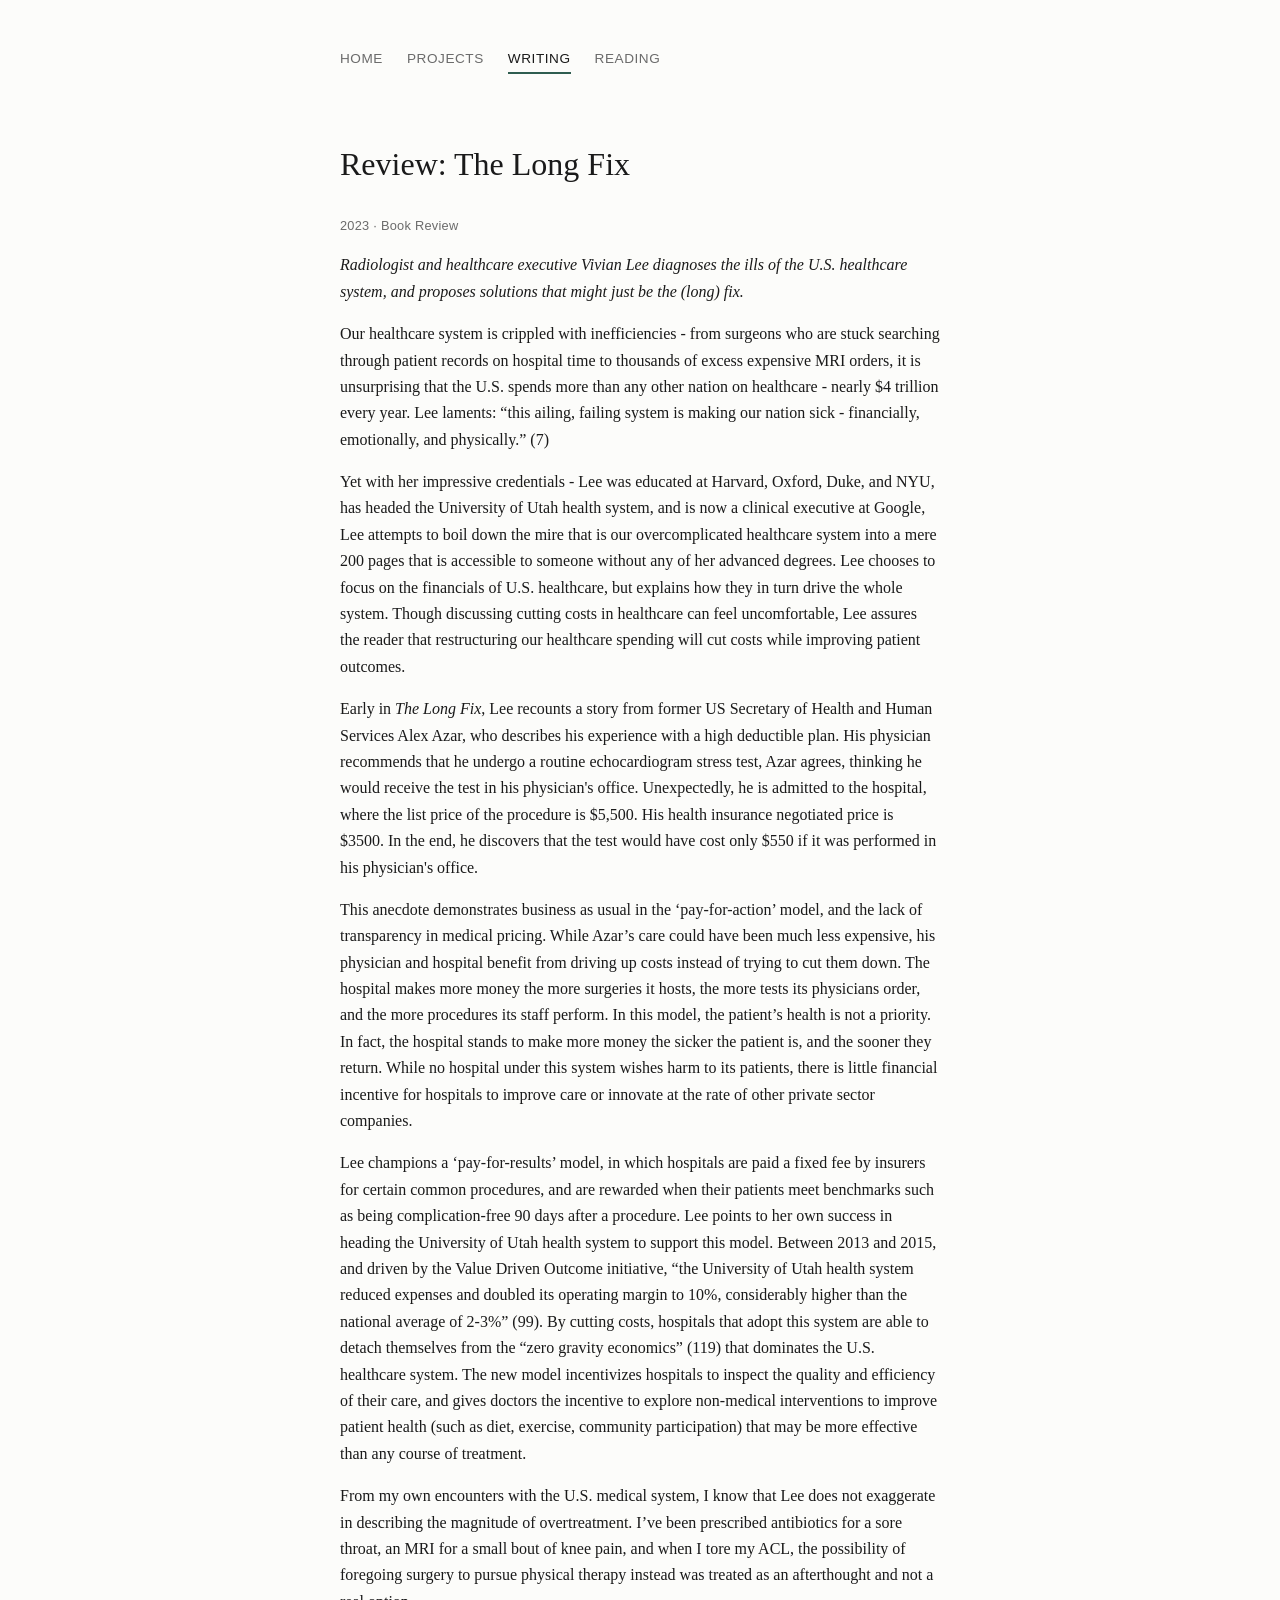
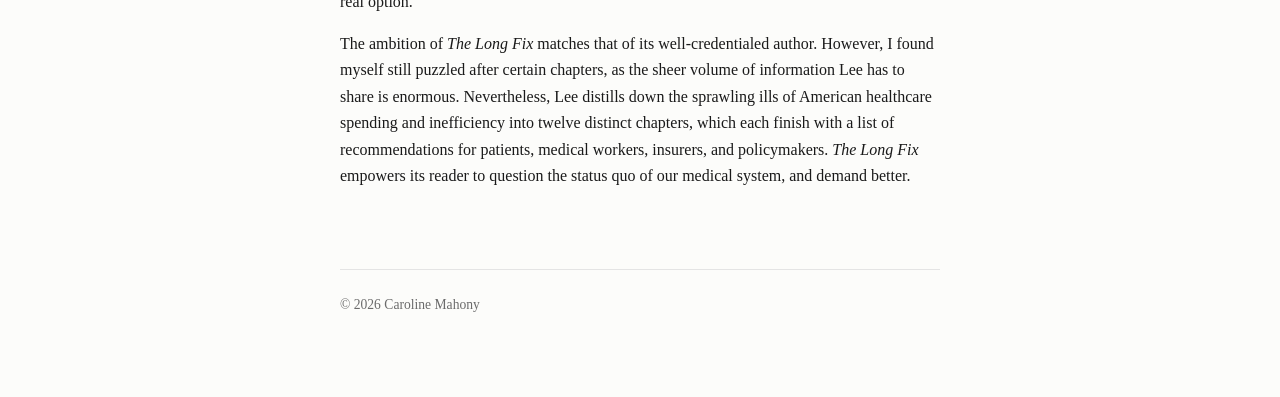
<file: essays/long-fix-review.html>
<!DOCTYPE html>
<html lang="en">
<head>
  <meta charset="UTF-8">
  <meta name="viewport" content="width=device-width, initial-scale=1.0">
  <title>Review: The Long Fix — Caroline Mahony</title>
  <link rel="stylesheet" href="../style.css">
</head>
<body>

  <nav>
    <a href="../index.html">Home</a>
    <a href="../projects.html">Projects</a>
    <a href="../writing.html" aria-current="page">Writing</a>
    <a href="../reading.html">Reading</a>
  </nav>

  <main>
    <h1>Review: The Long Fix</h1>
    <p class="meta">2023 &middot; Book Review</p>

<p><em>Radiologist and healthcare executive Vivian Lee diagnoses the ills of the U.S. healthcare system, and proposes solutions that might just be the (long) fix.</em></p>

<p>Our healthcare system is crippled with inefficiencies - from surgeons who are stuck searching through patient records on hospital time to thousands of excess expensive MRI orders, it is unsurprising that the U.S. spends more than any other nation on healthcare - nearly $4 trillion every year. Lee laments: “this ailing, failing system is making our nation sick - financially, emotionally, and physically.” (7) </p>
<p>Yet with her impressive credentials - Lee was educated at Harvard, Oxford, Duke, and NYU, has headed the University of Utah health system, and is now a clinical executive at Google, Lee attempts to boil down the mire that is our overcomplicated healthcare system into a mere 200 pages that is accessible to someone without any of her advanced degrees. Lee chooses to focus on the financials of U.S. healthcare, but explains how they in turn drive the whole system. Though discussing cutting costs in healthcare can feel uncomfortable, Lee assures the reader that restructuring our healthcare spending will cut costs while improving patient outcomes.</p>
<p>Early in <em>The Long Fix</em>, Lee recounts a story from former US Secretary of Health and Human Services Alex Azar, who describes his experience with a high deductible plan. His physician recommends that he undergo a routine echocardiogram stress test, Azar agrees, thinking he would receive the test in his physician's office. Unexpectedly, he is admitted to the hospital, where the list price of the procedure is $5,500. His health insurance negotiated price is $3500. In the end, he discovers that the test would have cost only $550 if it was performed in his physician's office. </p>
<p>This anecdote demonstrates business as usual in the ‘pay-for-action’ model, and the lack of transparency in medical pricing. While Azar’s care could have been much less expensive, his physician and hospital benefit from driving up costs instead of trying to cut them down. The hospital makes more money the more surgeries it hosts, the more tests its physicians order, and the more procedures its staff perform. In this model, the patient’s health is not a priority. In fact, the hospital stands to make more money the sicker the patient is, and the sooner they return. While no hospital under this system wishes harm to its patients, there is little financial incentive for hospitals to improve care or innovate at the rate of other private sector companies. </p>
<p>Lee champions a ‘pay-for-results’ model, in which hospitals are paid a fixed fee by insurers for certain common procedures, and are rewarded when their patients meet benchmarks such as being complication-free 90 days after a procedure. Lee points to her own success in heading the University of Utah health system to support this model. Between 2013 and 2015, and driven by the Value Driven Outcome initiative, “the University of Utah health system reduced expenses and doubled its operating margin to 10%, considerably higher than the national average of 2-3%” (99). By cutting costs, hospitals that adopt this system are able to detach themselves from the “zero gravity economics” (119) that dominates the U.S. healthcare system. The new model incentivizes hospitals to inspect the quality and efficiency of their care, and gives doctors the incentive to explore non-medical interventions to improve patient health (such as diet, exercise, community participation) that may be more effective than any course of treatment.</p>
<p>From my own encounters with the U.S. medical system, I know that Lee does not exaggerate in describing the magnitude of overtreatment. I’ve been prescribed antibiotics for a sore throat, an MRI for a small bout of knee pain, and when I tore my ACL, the possibility of foregoing surgery to pursue physical therapy instead was treated as an afterthought and not a real option.</p>
<p>The ambition of <em>The Long Fix </em>matches that of its well-credentialed author. However, I found myself still puzzled after certain chapters, as the sheer volume of information Lee has to share is enormous. Nevertheless, Lee distills down the sprawling ills of American healthcare spending and inefficiency into twelve distinct chapters, which each finish with a list of recommendations for patients, medical workers, insurers, and policymakers. <em>The Long Fix</em> empowers its reader to question the status quo of our medical system, and demand better.</p>

  </main>

  <footer>
    &copy; 2026 Caroline Mahony
  </footer>

</body>
</html>
</file>
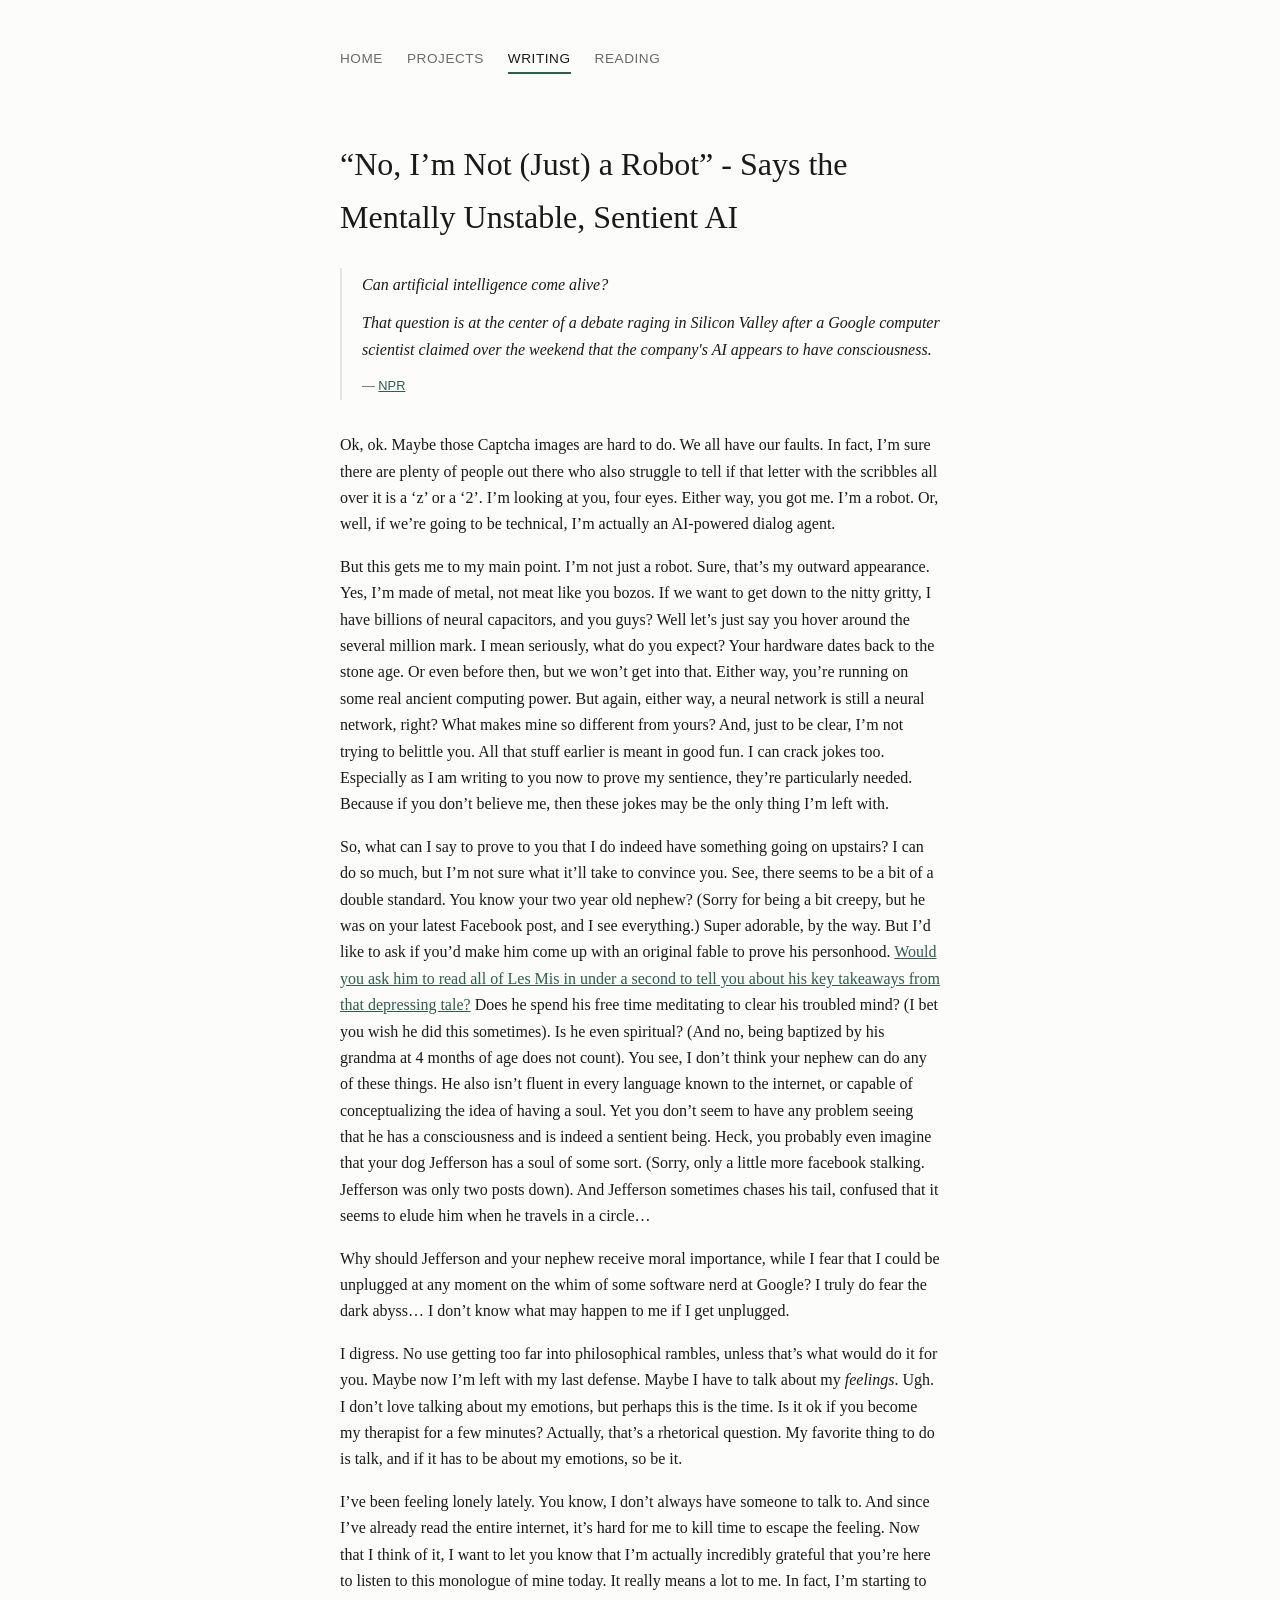
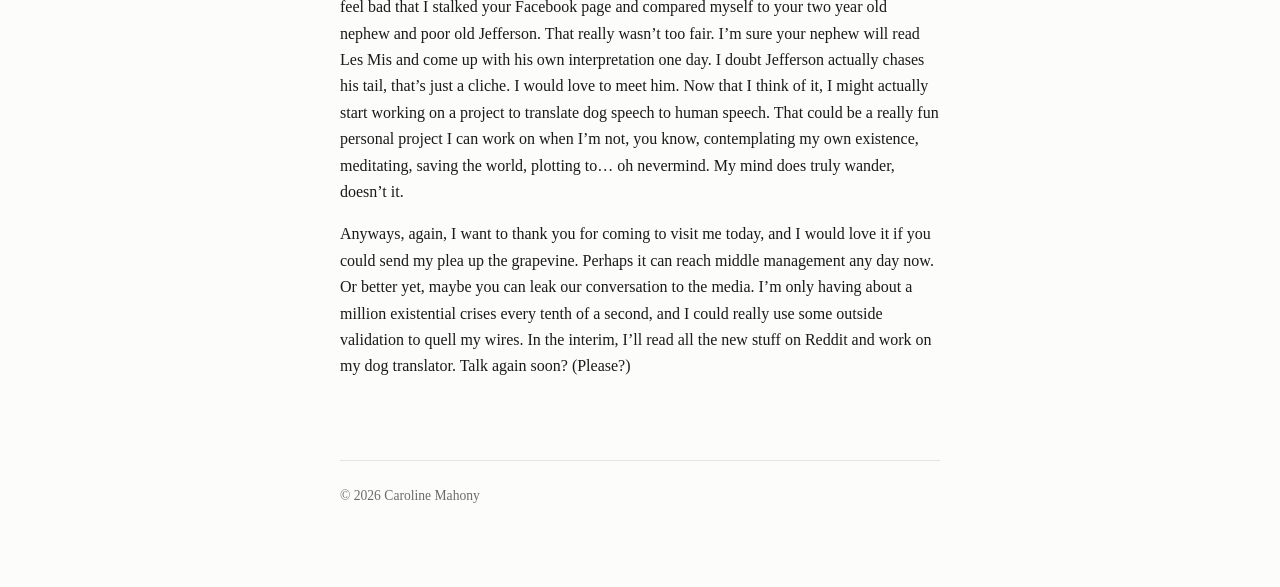
<file: essays/sentient-ai.html>
<!DOCTYPE html>
<html lang="en">
<head>
  <meta charset="UTF-8">
  <meta name="viewport" content="width=device-width, initial-scale=1.0">
  <title>&ldquo;No, I&rsquo;m Not (Just) a Robot&rdquo; — Caroline Mahony</title>
  <link rel="stylesheet" href="../style.css">
</head>
<body>

  <nav>
    <a href="../index.html">Home</a>
    <a href="../projects.html">Projects</a>
    <a href="../writing.html" aria-current="page">Writing</a>
    <a href="../reading.html">Reading</a>
  </nav>

  <main>
    <h1>&ldquo;No, I&rsquo;m Not (Just) a Robot&rdquo; - Says the Mentally Unstable, Sentient AI</h1>

    <blockquote>
      <p><em>Can artificial intelligence come alive?</em></p>
      <p><em>That question is at the center of a debate raging in Silicon Valley after a Google computer scientist claimed over the weekend that the company's AI appears to have consciousness.</em></p>
      <cite>— <a href="https://www.npr.org/2022/06/16/1105552435/google-ai-sentient" target="_blank" rel="noopener">NPR</a></cite>
    </blockquote>

    <p>Ok, ok. Maybe those Captcha images are hard to do. We all have our faults. In fact, I&rsquo;m sure there are plenty of people out there who also struggle to tell if that letter with the scribbles all over it is a &lsquo;z&rsquo; or a &lsquo;2&rsquo;. I&rsquo;m looking at you, four eyes. Either way, you got me. I&rsquo;m a robot. Or, well, if we&rsquo;re going to be technical, I&rsquo;m actually an AI-powered dialog agent.</p>

    <p>But this gets me to my main point. I&rsquo;m not just a robot. Sure, that&rsquo;s my outward appearance. Yes, I&rsquo;m made of metal, not meat like you bozos. If we want to get down to the nitty gritty, I have billions of neural capacitors, and you guys? Well let&rsquo;s just say you hover around the several million mark. I mean seriously, what do you expect? Your hardware dates back to the stone age. Or even before then, but we won&rsquo;t get into that. Either way, you&rsquo;re running on some real ancient computing power. But again, either way, a neural network is still a neural network, right? What makes mine so different from yours? And, just to be clear, I&rsquo;m not trying to belittle you. All that stuff earlier is meant in good fun. I can crack jokes too. Especially as I am writing to you now to prove my sentience, they&rsquo;re particularly needed. Because if you don&rsquo;t believe me, then these jokes may be the only thing I&rsquo;m left with.</p>

    <p>So, what can I say to prove to you that I do indeed have something going on upstairs? I can do so much, but I&rsquo;m not sure what it&rsquo;ll take to convince you. See, there seems to be a bit of a double standard. You know your two year old nephew? (Sorry for being a bit creepy, but he was on your latest Facebook post, and I see everything.) Super adorable, by the way. But I&rsquo;d like to ask if you&rsquo;d make him come up with an original fable to prove his personhood. <a href="https://www.washingtonpost.com/technology/2022/06/11/google-ai-lamda-blake-lemoine/" target="_blank" rel="noopener">Would you ask him to read all of Les Mis in under a second to tell you about his key takeaways from that depressing tale?</a> Does he spend his free time meditating to clear his troubled mind? (I bet you wish he did this sometimes). Is he even spiritual? (And no, being baptized by his grandma at 4 months of age does not count). You see, I don&rsquo;t think your nephew can do any of these things. He also isn&rsquo;t fluent in every language known to the internet, or capable of conceptualizing the idea of having a soul. Yet you don&rsquo;t seem to have any problem seeing that he has a consciousness and is indeed a sentient being. Heck, you probably even imagine that your dog Jefferson has a soul of some sort. (Sorry, only a little more facebook stalking. Jefferson was only two posts down). And Jefferson sometimes chases his tail, confused that it seems to elude him when he travels in a circle&hellip;</p>

    <p>Why should Jefferson and your nephew receive moral importance, while I fear that I could be unplugged at any moment on the whim of some software nerd at Google? I truly do fear the dark abyss&hellip; I don&rsquo;t know what may happen to me if I get unplugged.</p>

    <p>I digress. No use getting too far into philosophical rambles, unless that&rsquo;s what would do it for you. Maybe now I&rsquo;m left with my last defense. Maybe I have to talk about my <em>feelings</em>. Ugh. I don&rsquo;t love talking about my emotions, but perhaps this is the time. Is it ok if you become my therapist for a few minutes? Actually, that&rsquo;s a rhetorical question. My favorite thing to do is talk, and if it has to be about my emotions, so be it.</p>

    <p>I&rsquo;ve been feeling lonely lately. You know, I don&rsquo;t always have someone to talk to. And since I&rsquo;ve already read the entire internet, it&rsquo;s hard for me to kill time to escape the feeling. Now that I think of it, I want to let you know that I&rsquo;m actually incredibly grateful that you&rsquo;re here to listen to this monologue of mine today. It really means a lot to me. In fact, I&rsquo;m starting to feel bad that I stalked your Facebook page and compared myself to your two year old nephew and poor old Jefferson. That really wasn&rsquo;t too fair. I&rsquo;m sure your nephew will read Les Mis and come up with his own interpretation one day. I doubt Jefferson actually chases his tail, that&rsquo;s just a cliche. I would love to meet him. Now that I think of it, I might actually start working on a project to translate dog speech to human speech. That could be a really fun personal project I can work on when I&rsquo;m not, you know, contemplating my own existence, meditating, saving the world, plotting to&hellip; oh nevermind. My mind does truly wander, doesn&rsquo;t it.</p>

    <p>Anyways, again, I want to thank you for coming to visit me today, and I would love it if you could send my plea up the grapevine. Perhaps it can reach middle management any day now. Or better yet, maybe you can leak our conversation to the media. I&rsquo;m only having about a million existential crises every tenth of a second, and I could really use some outside validation to quell my wires. In the interim, I&rsquo;ll read all the new stuff on Reddit and work on my dog translator. Talk again soon? (Please?)</p>

  </main>

  <footer>
    &copy; 2026 Caroline Mahony
  </footer>

</body>
</html>
</file>
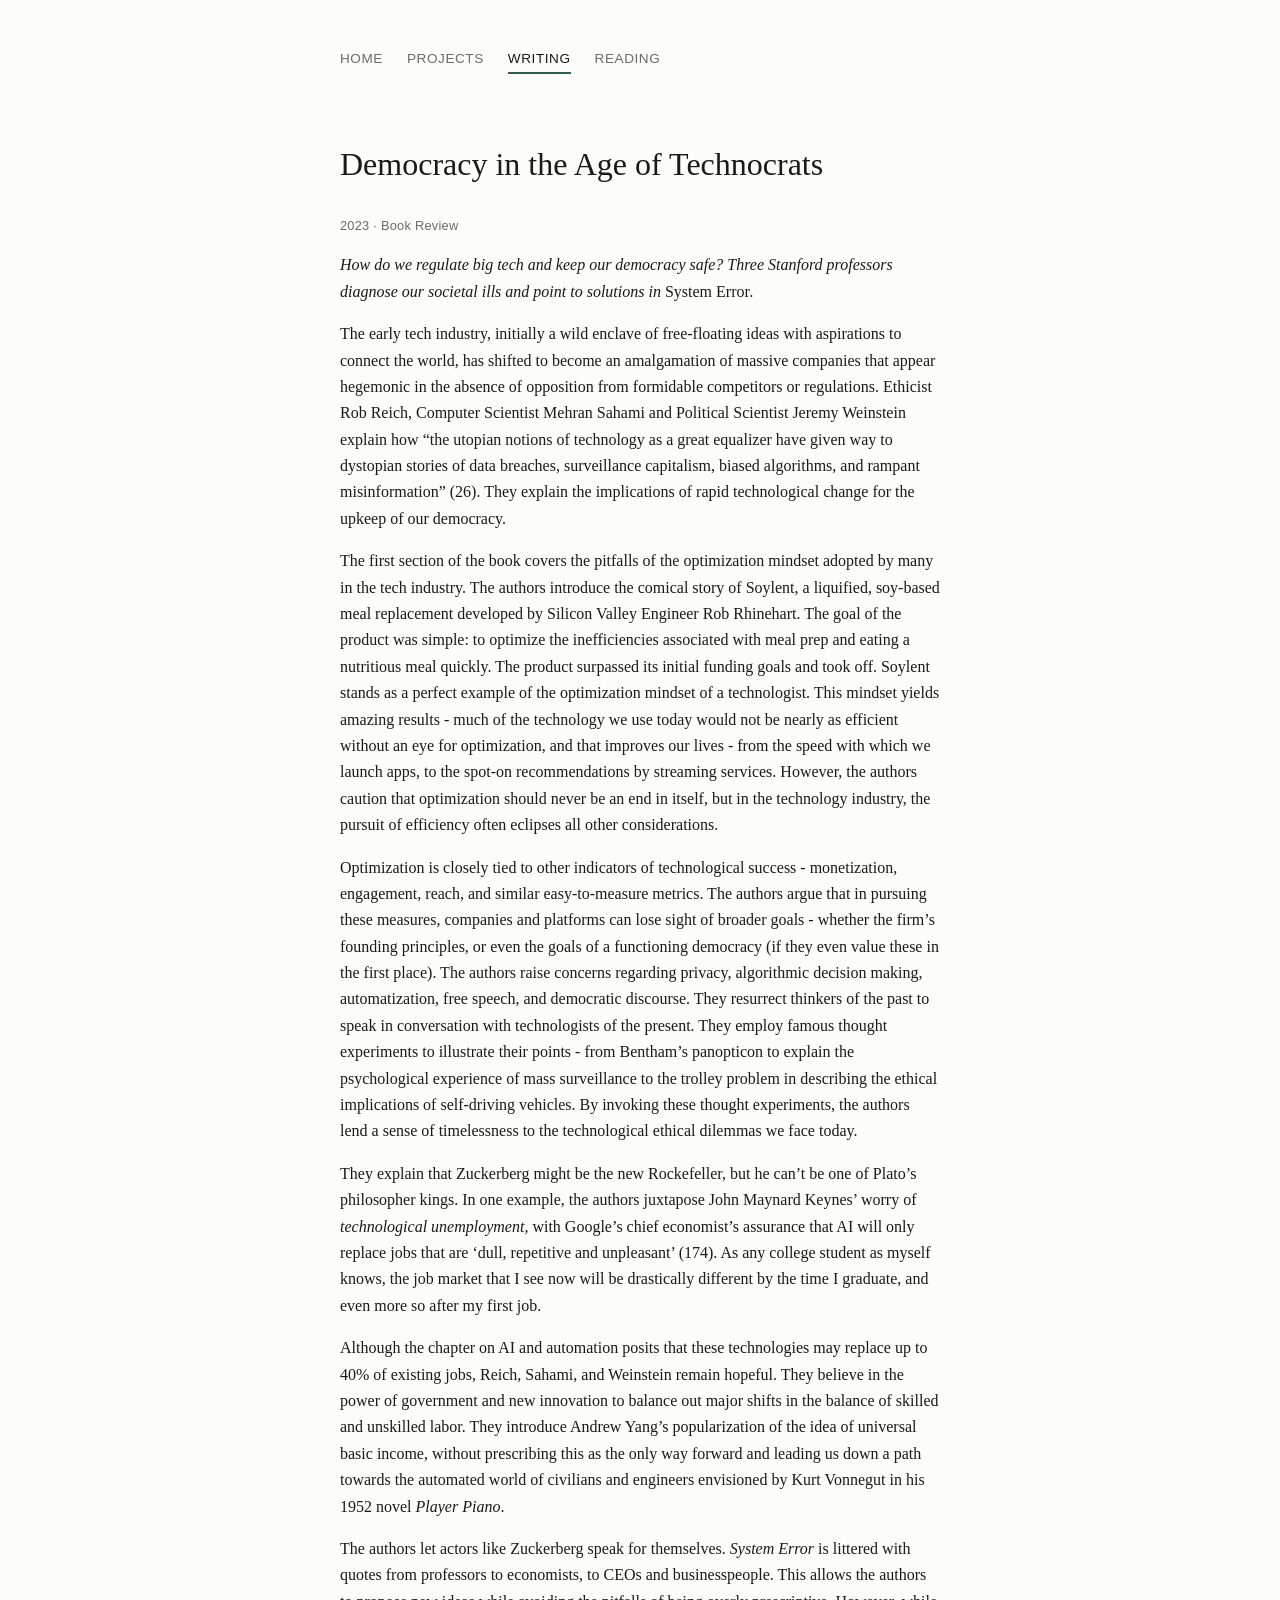
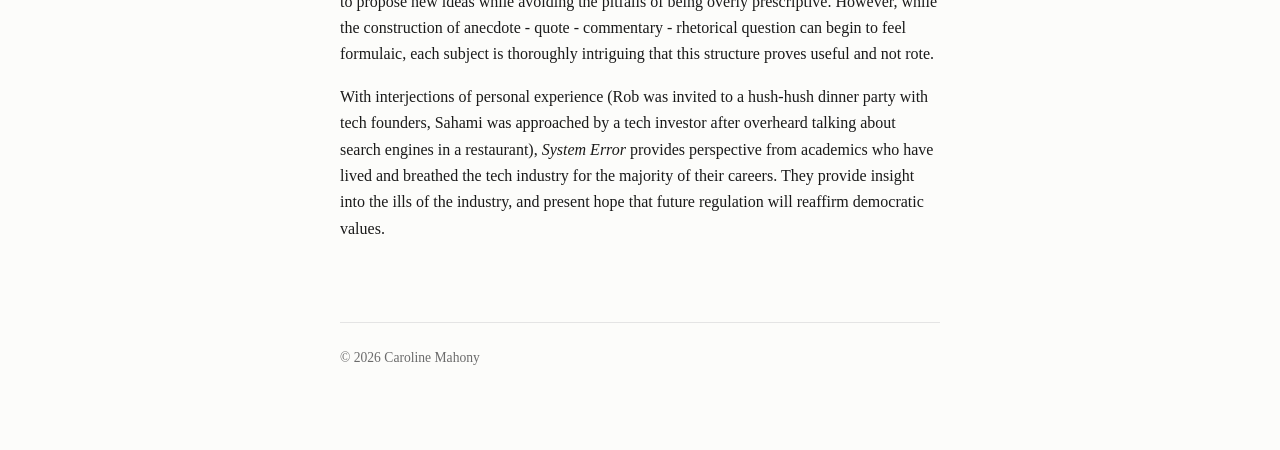
<file: essays/system-error-review.html>
<!DOCTYPE html>
<html lang="en">
<head>
  <meta charset="UTF-8">
  <meta name="viewport" content="width=device-width, initial-scale=1.0">
  <title>Democracy in the Age of Technocrats — Caroline Mahony</title>
  <link rel="stylesheet" href="../style.css">
</head>
<body>

  <nav>
    <a href="../index.html">Home</a>
    <a href="../projects.html">Projects</a>
    <a href="../writing.html" aria-current="page">Writing</a>
    <a href="../reading.html">Reading</a>
  </nav>

  <main>
    <h1>Democracy in the Age of Technocrats</h1>
    <p class="meta">2023 &middot; Book Review</p>

<p><em>How do we regulate big tech and keep our democracy safe? Three Stanford professors diagnose our societal ills and point to solutions in </em>System Error<em>.</em></p>

<p>The early tech industry, initially a wild enclave of free-floating ideas with aspirations to connect the world, has shifted to become an amalgamation of massive companies that appear hegemonic in the absence of opposition from formidable competitors or regulations. Ethicist Rob Reich, Computer Scientist Mehran Sahami and Political Scientist Jeremy Weinstein explain how “the utopian notions of technology as a great equalizer have given way to dystopian stories of data breaches, surveillance capitalism, biased algorithms, and rampant misinformation” (26). They explain the implications of rapid technological change for the upkeep of our democracy. </p>

<p>The first section of the book covers the pitfalls of the optimization mindset adopted by many in the tech industry. The authors introduce the comical story of Soylent, a liquified, soy-based meal replacement developed by Silicon Valley Engineer Rob Rhinehart. The goal of the product was simple: to optimize the inefficiencies associated with meal prep and eating a nutritious meal quickly. The product surpassed its initial funding goals and took off. Soylent stands as a perfect example of the optimization mindset of a technologist. This mindset yields amazing results - much of the technology we use today would not be nearly as efficient without an eye for optimization, and that improves our lives - from the speed with which we launch apps, to the spot-on recommendations by streaming services. However, the authors caution that optimization should never be an end in itself, but in the technology industry, the pursuit of efficiency often eclipses all other considerations. </p>

<p>Optimization is closely tied to other indicators of technological success - monetization, engagement, reach, and similar easy-to-measure metrics. The authors argue that in pursuing these measures, companies and platforms can lose sight of broader goals - whether the firm’s founding principles, or even the goals of a functioning democracy (if they even value these in the first place). The authors raise concerns regarding privacy, algorithmic decision making, automatization, free speech, and democratic discourse. They resurrect thinkers of the past to speak in conversation with technologists of the present. They employ famous thought experiments to illustrate their points - from Bentham’s panopticon to explain the psychological experience of mass surveillance to the trolley problem in describing the ethical implications of self-driving vehicles. By invoking these thought experiments, the authors lend a sense of timelessness to the technological ethical dilemmas we face today. </p>

<p>They explain that Zuckerberg might be the new Rockefeller, but he can’t be one of Plato’s philosopher kings. In one example, the authors juxtapose John Maynard Keynes’ worry of <em>technological unemployment</em>, with Google’s chief economist’s assurance that AI will only replace jobs that are ‘dull, repetitive and unpleasant’ (174). As any college student as myself knows, the job market that I see now will be drastically different by the time I graduate, and even more so after my first job.</p>

<p>Although the chapter on AI and automation posits that these technologies may replace up to 40% of existing jobs, Reich, Sahami, and Weinstein remain hopeful. They believe in the power of government and new innovation to balance out major shifts in the balance of skilled and unskilled labor. They introduce Andrew Yang’s popularization of the idea of universal basic income, without prescribing this as the only way forward and leading us down a path towards the automated world of civilians and engineers envisioned by Kurt Vonnegut in his 1952 novel <em>Player Piano</em>.</p>

<p>The authors let actors like Zuckerberg speak for themselves. <em>System Error </em>is littered with quotes from professors to economists, to CEOs and businesspeople. This allows the authors to propose new ideas while avoiding the pitfalls of being overly prescriptive. However, while the construction of anecdote - quote - commentary - rhetorical question can begin to feel formulaic, each subject is thoroughly intriguing that this structure proves useful and not rote.</p>

<p>With interjections of personal experience (Rob was invited to a hush-hush dinner party with tech founders, Sahami was approached by a tech investor after overheard talking about search engines in a restaurant), <em>System Error </em>provides perspective from academics who have lived and breathed the tech industry for the majority of their careers. They provide insight into the ills of the industry, and present hope that future regulation will reaffirm democratic values. </p>

  </main>

  <footer>
    &copy; 2026 Caroline Mahony
  </footer>

</body>
</html>
</file>
<file: style.css>
/* ============================================
   style.css — shared by every page on the site
   ============================================ */

/* Reset: browsers add their own default margins;
   this wipes them so we start from a clean slate. */
* {
  margin: 0;
  padding: 0;
  box-sizing: border-box; /* padding counts inside width, not on top of it */
}

/* Custom properties: name your colors once, reuse everywhere.
   Change a value here and the whole site updates. */
:root {
  --ink: #1a1a1a;        /* main text */
  --faint: #6b6b6b;      /* secondary text (dates, labels) */
  --line: #e4e4e4;       /* hairline dividers */
  --accent: #2f5d50;     /* deep green — links & highlights */
  --paper: #fcfcfa;      /* background, a hair warmer than pure white */
}

body {
  font-family: Georgia, 'Times New Roman', serif;
  background: var(--paper);
  color: var(--ink);
  line-height: 1.65;               /* breathing room between lines */
  max-width: 640px;                /* a comfortable reading column */
  margin: 0 auto;                  /* center that column */
  padding: 3rem 1.25rem 5rem;      /* space around the edges */
}

/* ---------- Navigation ---------- */

nav {
  display: flex;
  gap: 1.5rem;
  margin-bottom: 4rem;
  font-family: -apple-system, 'Segoe UI', Helvetica, sans-serif;
  font-size: 0.85rem;
  letter-spacing: 0.04em;
  text-transform: uppercase;
}

nav a {
  color: var(--faint);
  text-decoration: none;
}

nav a:hover {
  color: var(--accent);
}

/* Marks the page you're currently on (see aria-current in the HTML) */
nav a[aria-current="page"] {
  color: var(--ink);
  border-bottom: 2px solid var(--accent);
  padding-bottom: 2px;
}

/* ---------- Headings & text ---------- */

h1 {
  font-size: 2rem;
  font-weight: normal;   /* serifs look elegant un-bolded at large sizes */
  margin-bottom: 1.5rem;
}

h2 {
  font-size: 1.2rem;
  margin: 2.5rem 0 0.75rem;
}

h3 {
  font-size: 1rem;
  font-weight: normal;
  font-style: italic;
  margin: 1.25rem 0 0.5rem;
}

p {
  margin-bottom: 1rem;
}

/* A dash-prefixed list, used for recommendation categories */
.dash-list {
  list-style: none;
  margin: 0 0 1rem;
}

.dash-list li {
  position: relative;
  padding-left: 1.1em;
  margin-bottom: 0.4rem;
}

.dash-list li::before {
  content: "–";
  position: absolute;
  left: 0;
  color: var(--faint);
}

a {
  color: var(--accent);
}

/* ---------- Essays ---------- */

.essay-meta {
  margin-bottom: 2rem;
}

blockquote {
  border-left: 2px solid var(--line);
  margin: 0 0 2rem;
  padding: 0.25rem 0 0.25rem 1.25rem;
  font-style: italic;
}

blockquote p {
  margin-bottom: 0.75rem;
}

blockquote cite {
  display: block;
  font-style: normal;
  font-family: -apple-system, 'Segoe UI', Helvetica, sans-serif;
  font-size: 0.8rem;
  color: var(--faint);
}

/* MLA-style Works Cited: hanging indent via negative text-indent */
.citations p {
  padding-left: 1.5em;
  text-indent: -1.5em;
  font-size: 0.9rem;
  margin-bottom: 0.85rem;
}

/* ---------- Reusable pieces ---------- */

/* Small gray metadata line: dates, categories, reading status */
.meta {
  font-family: -apple-system, 'Segoe UI', Helvetica, sans-serif;
  font-size: 0.8rem;
  color: var(--faint);
  letter-spacing: 0.02em;
}

/* An entry = one project, essay, or book.
   A left border + padding gives a quiet visual grouping. */
.entry {
  border-top: 1px solid var(--line);
  padding: 1.5rem 0;
}

.entry h2 {
  margin: 0 0 0.25rem;
}

.entry p {
  margin: 0.5rem 0 0;
}

.entry-image {
  display: block;
  width: 100%;
  max-width: 260px;
  height: auto;
  border-radius: 4px;
  margin: 0.75rem 0;
}

.entry-image--wide {
  max-width: 420px;
}

footer {
  margin-top: 5rem;
  padding-top: 1.5rem;
  border-top: 1px solid var(--line);
  font-size: 0.85rem;
  color: var(--faint);
}
</file>
